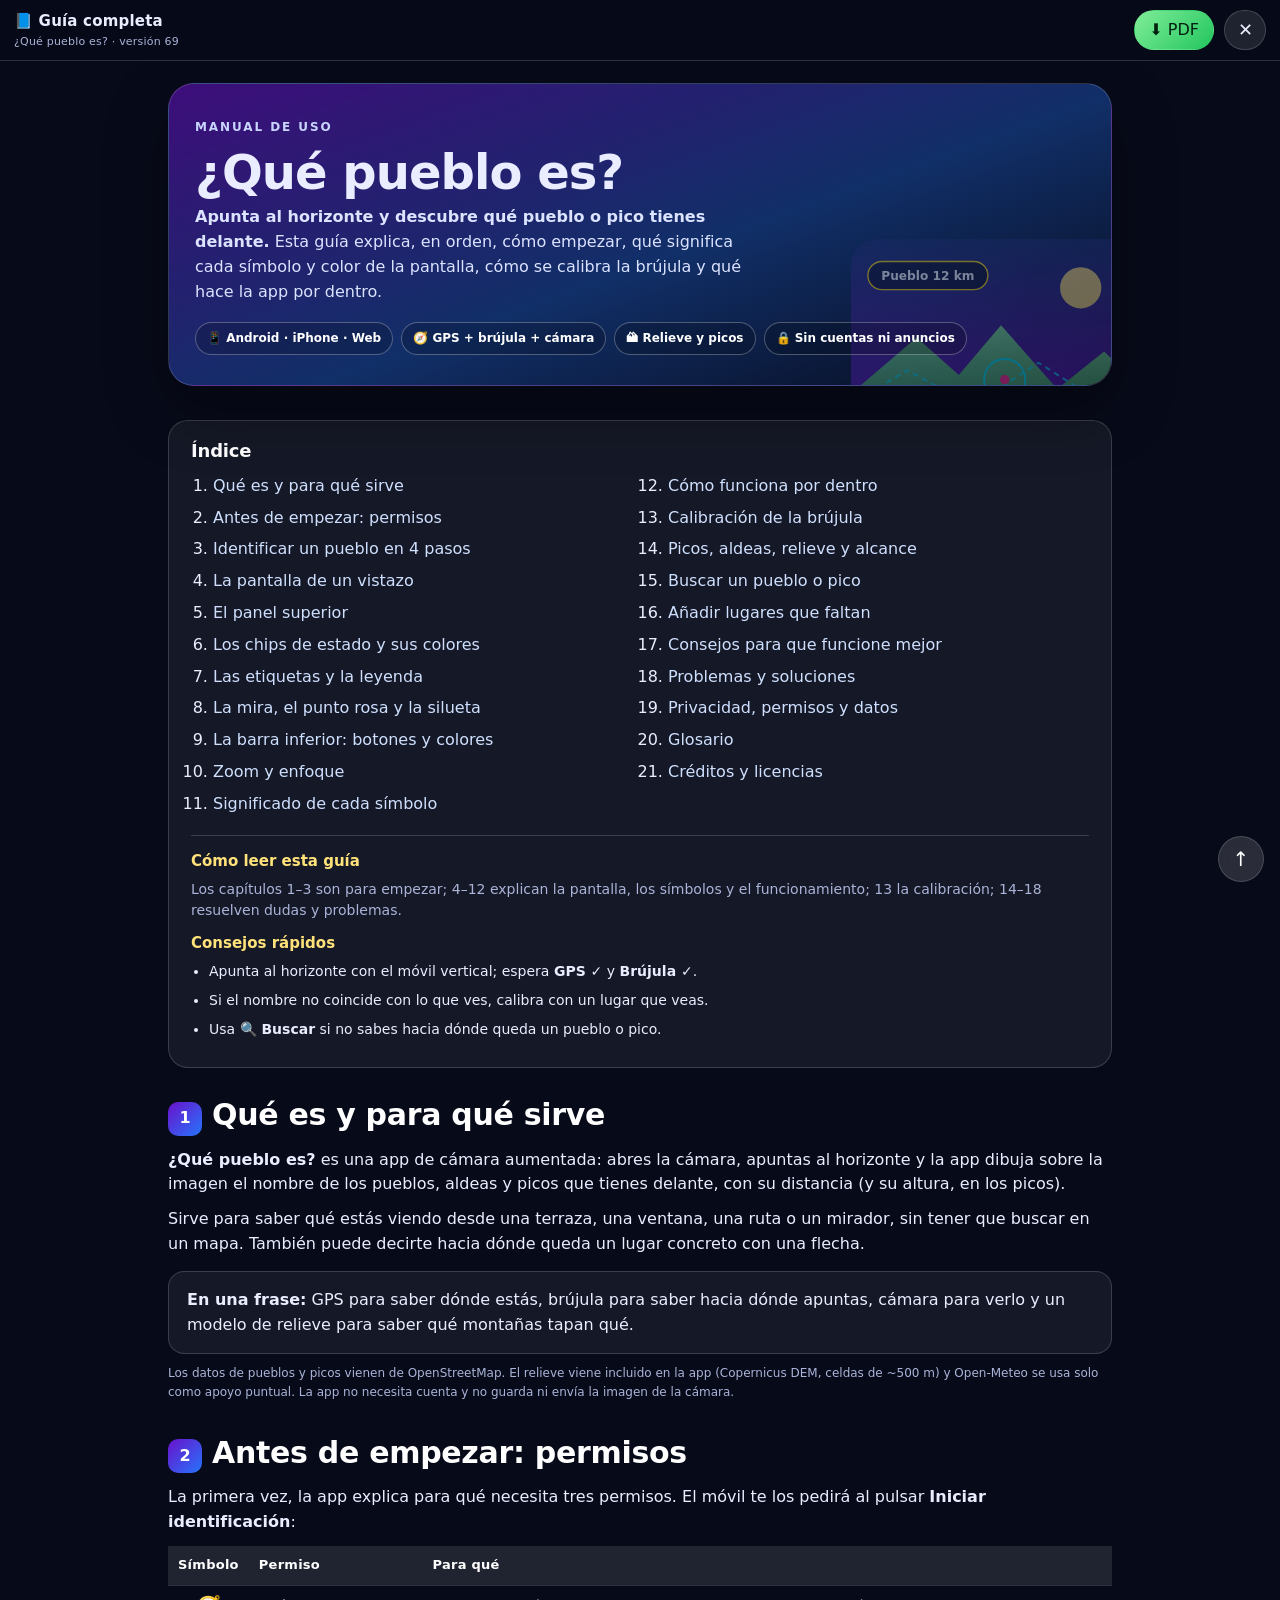
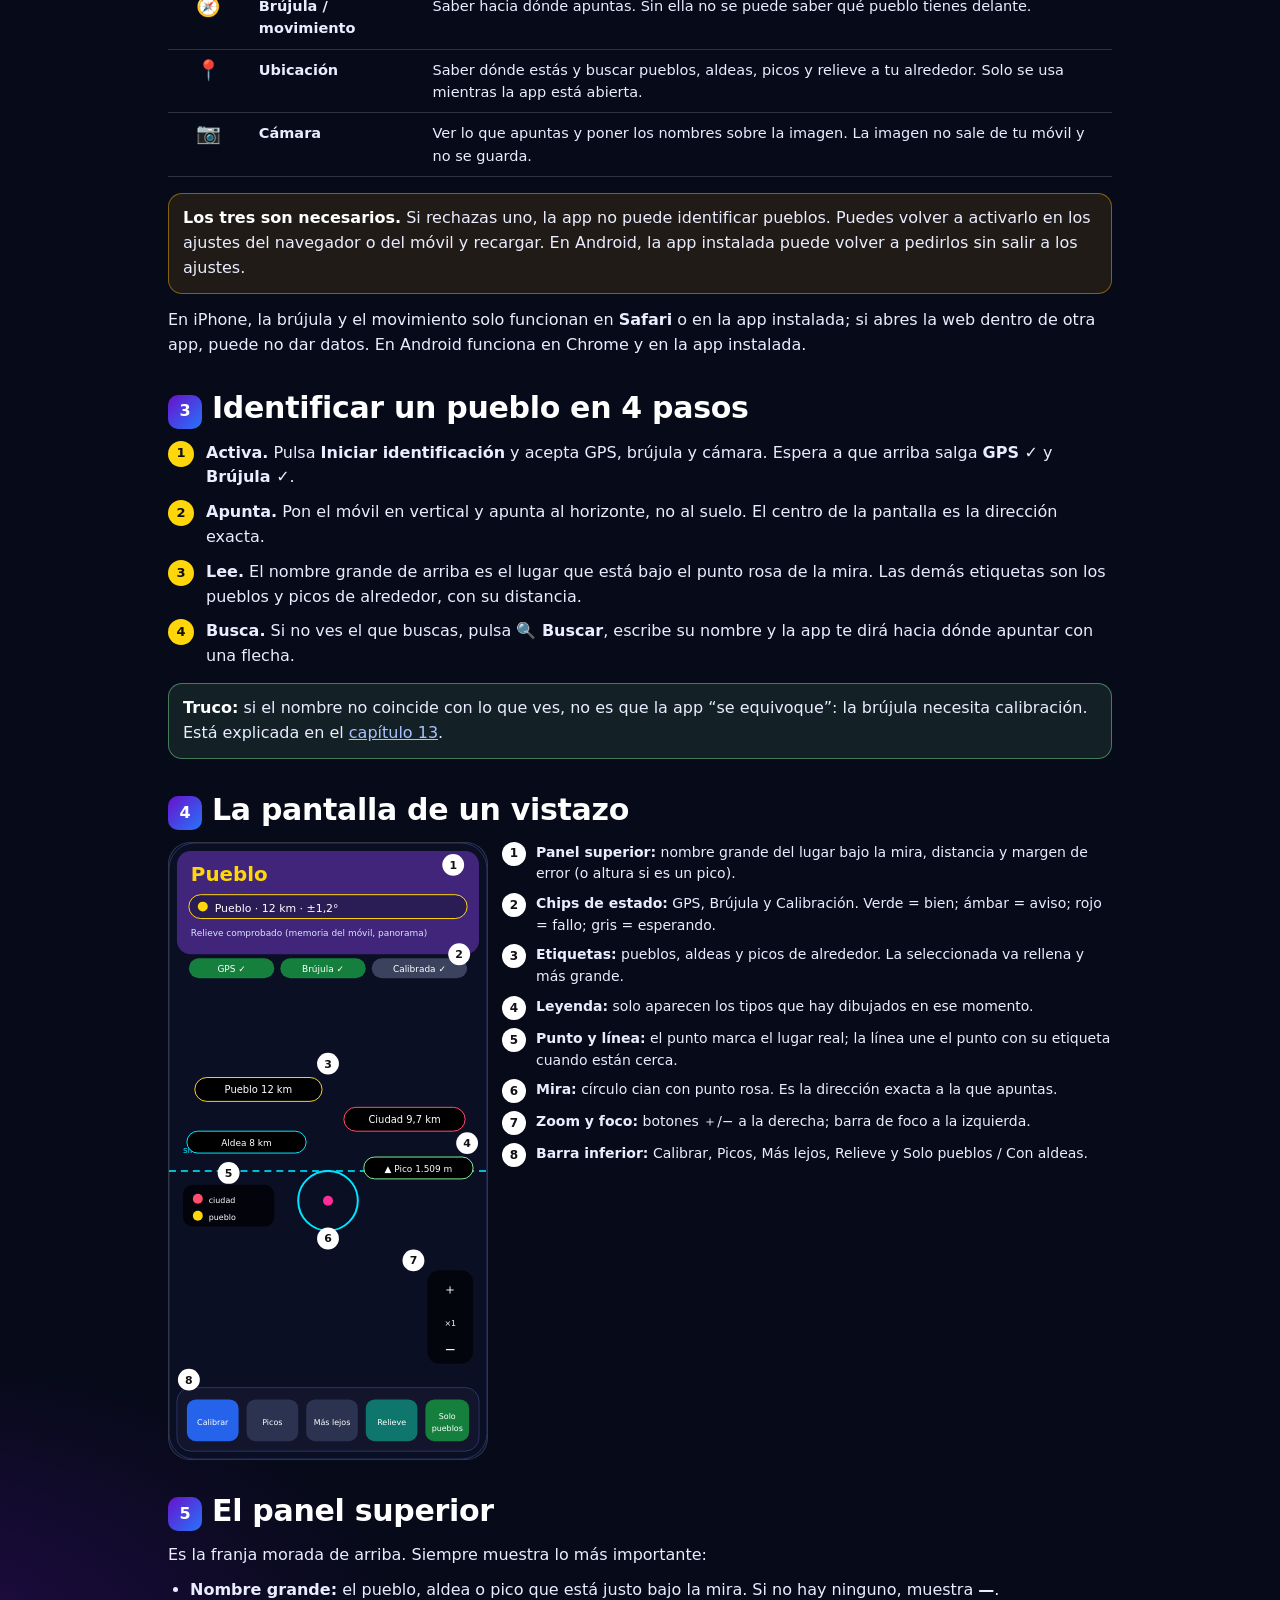
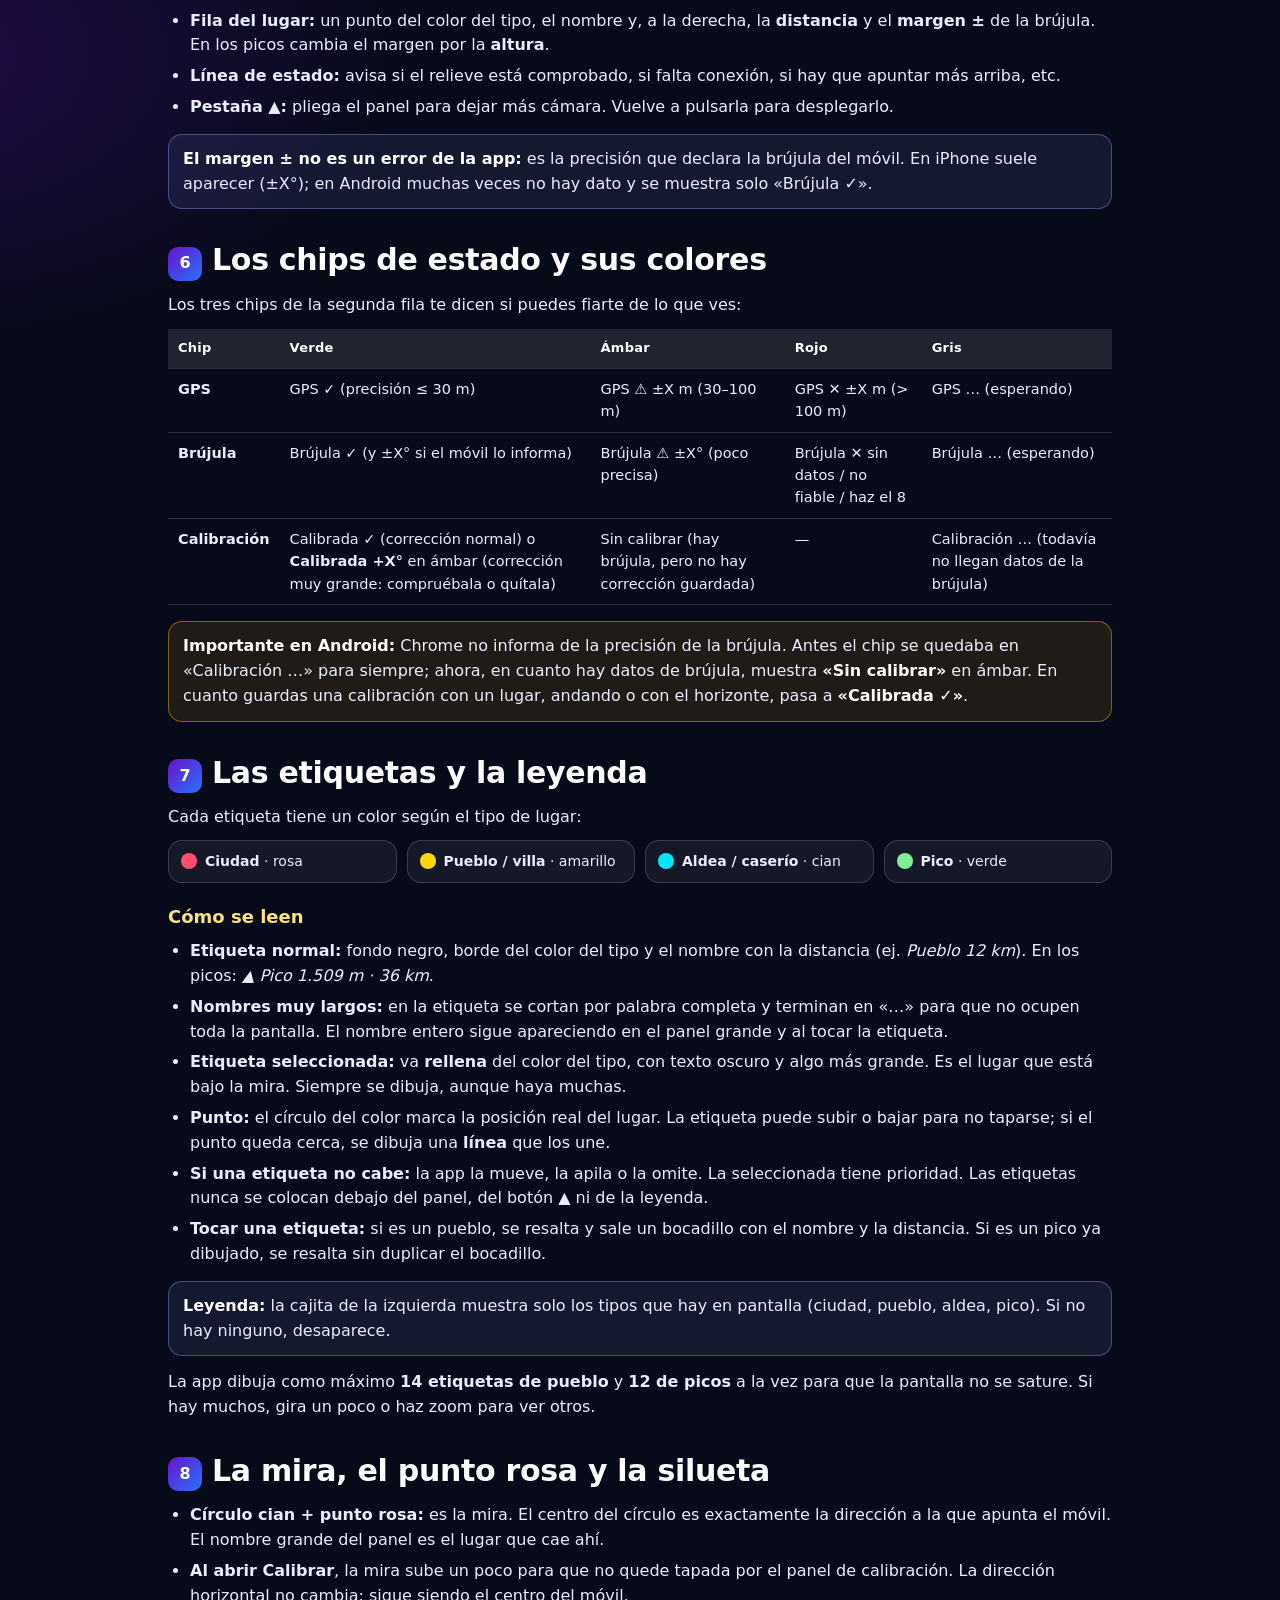
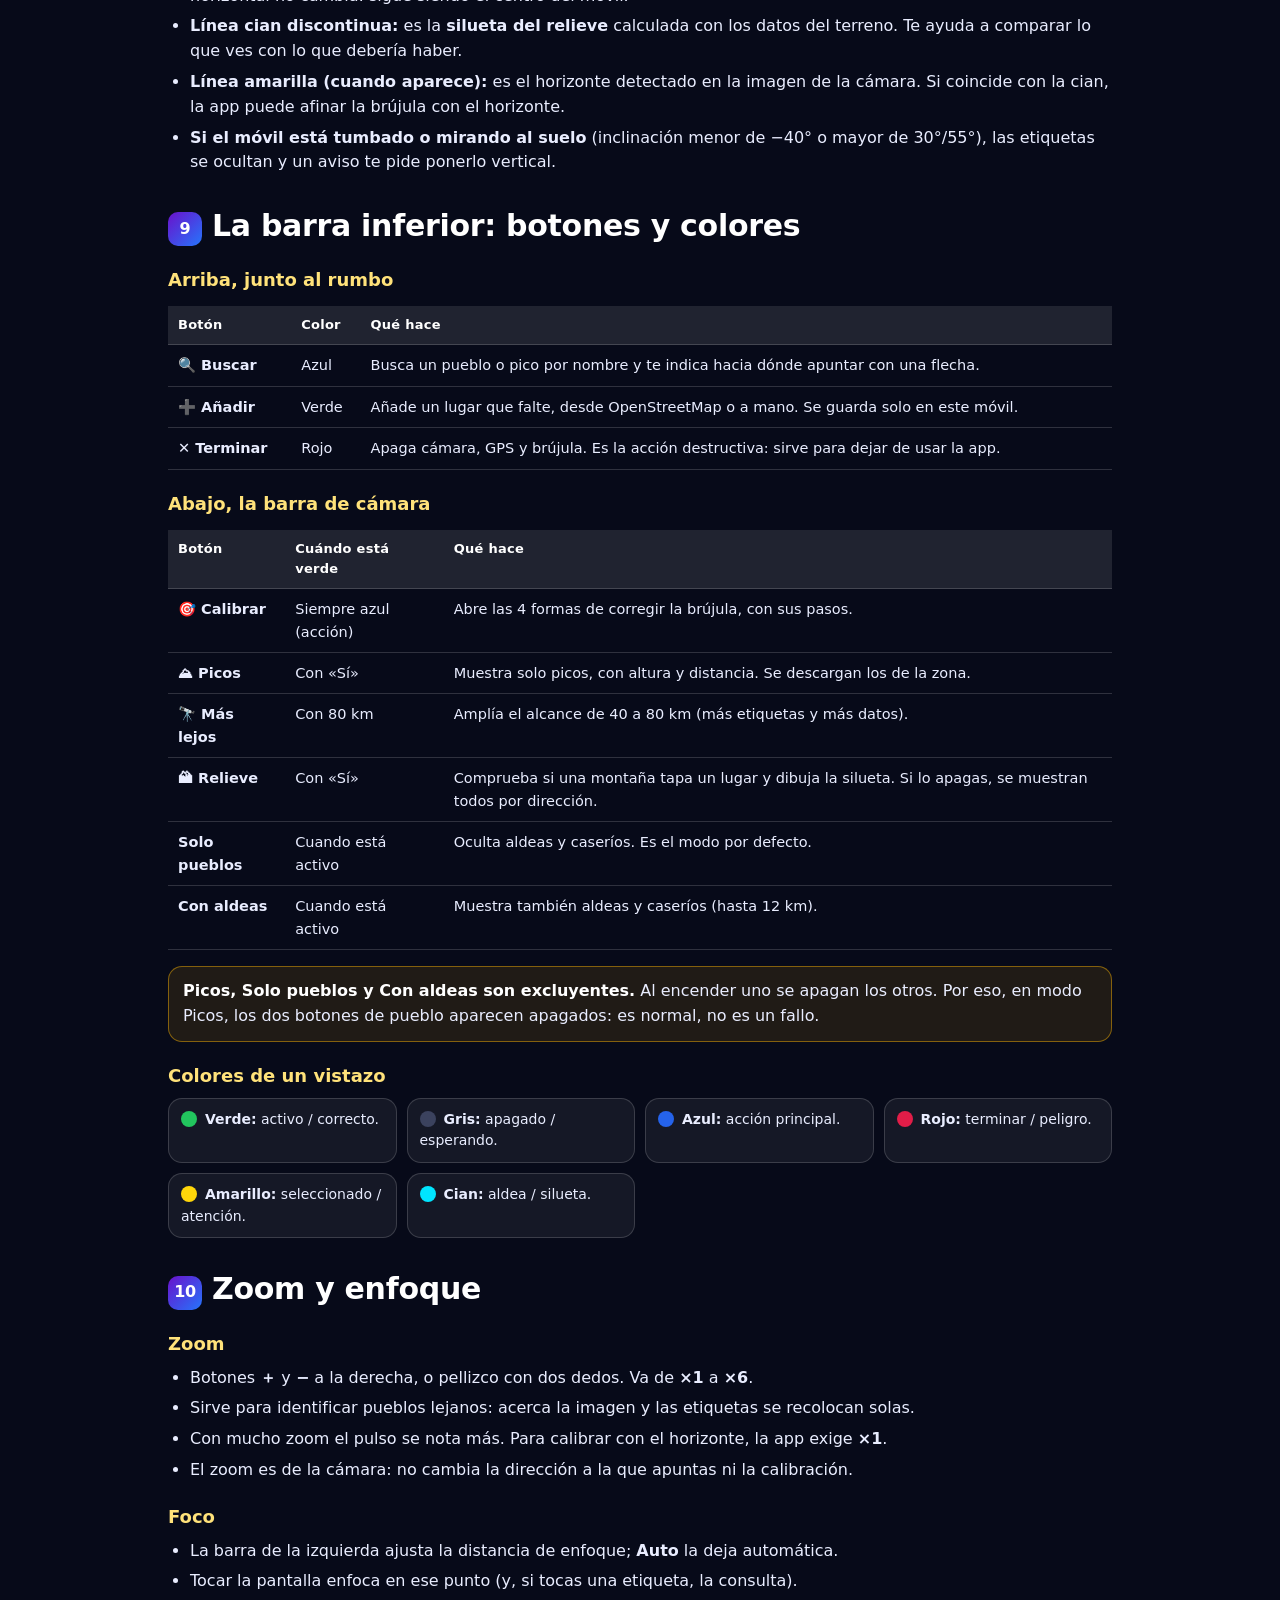
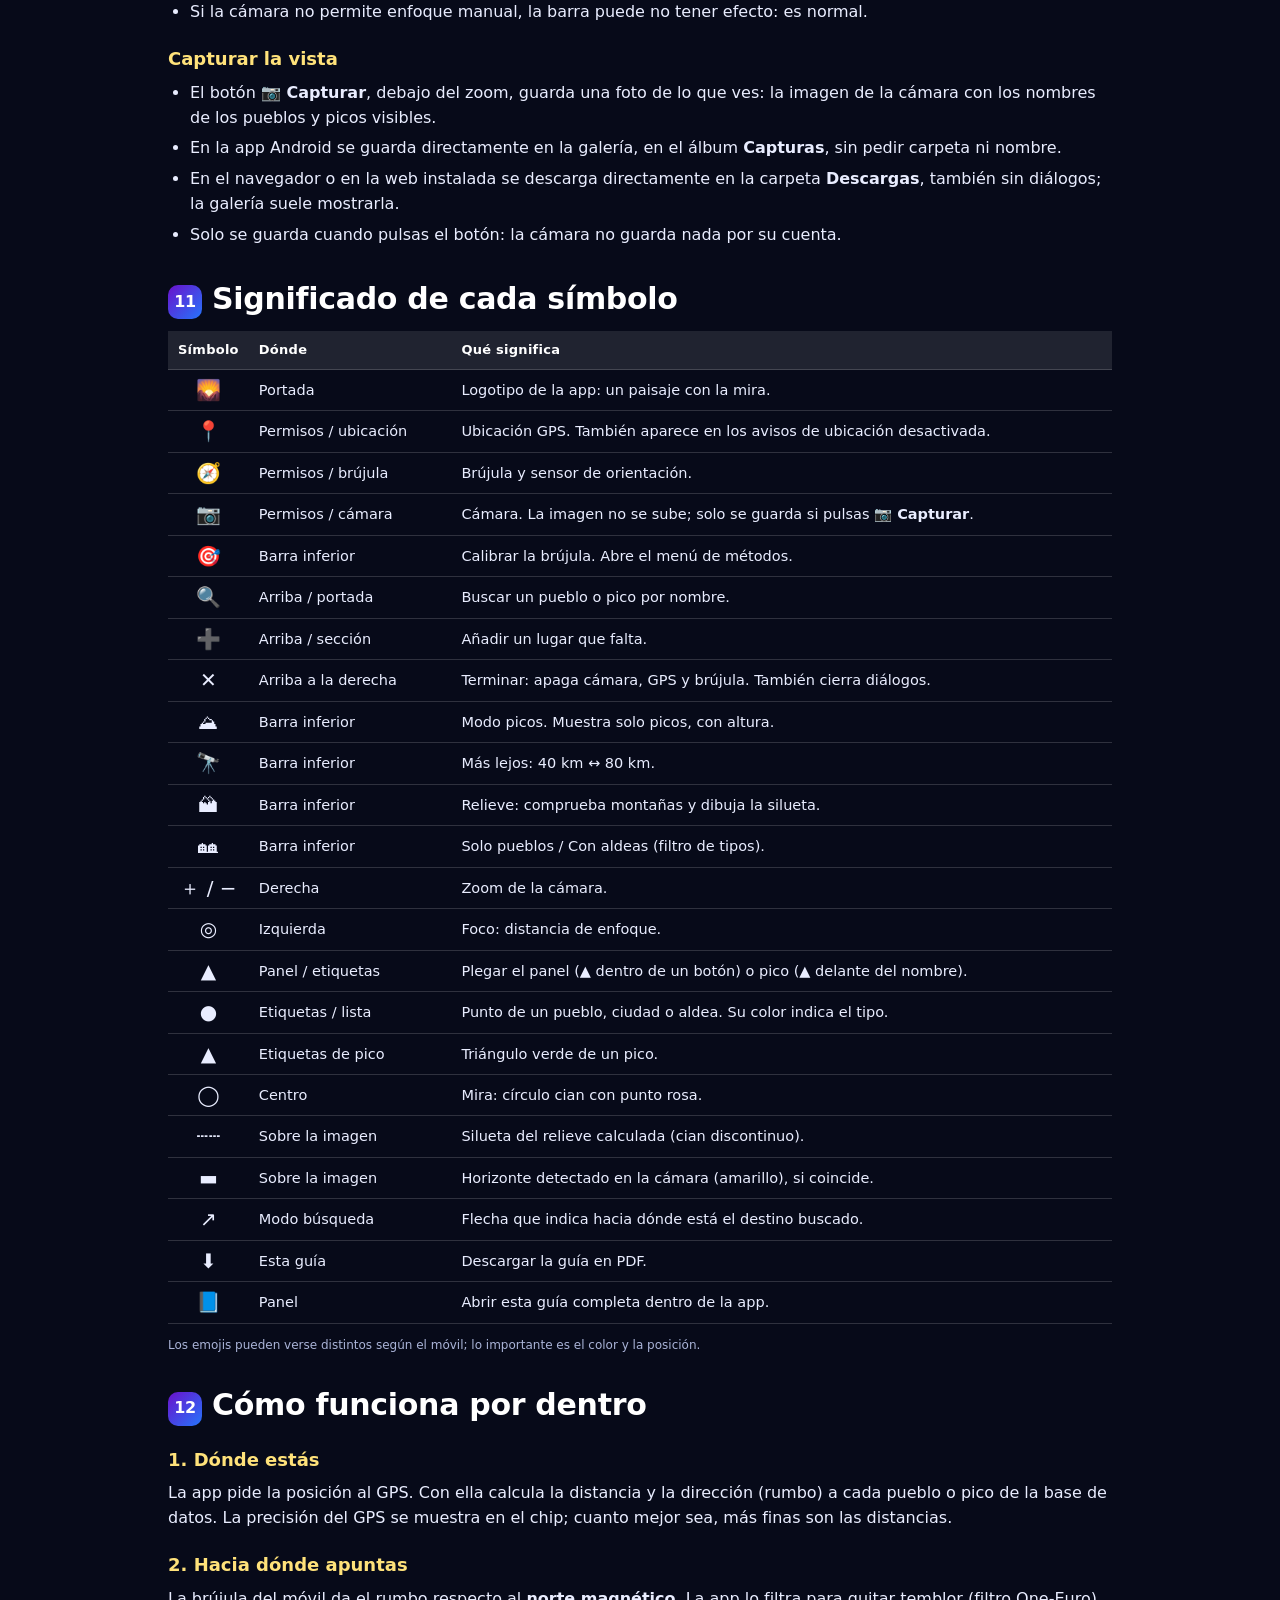
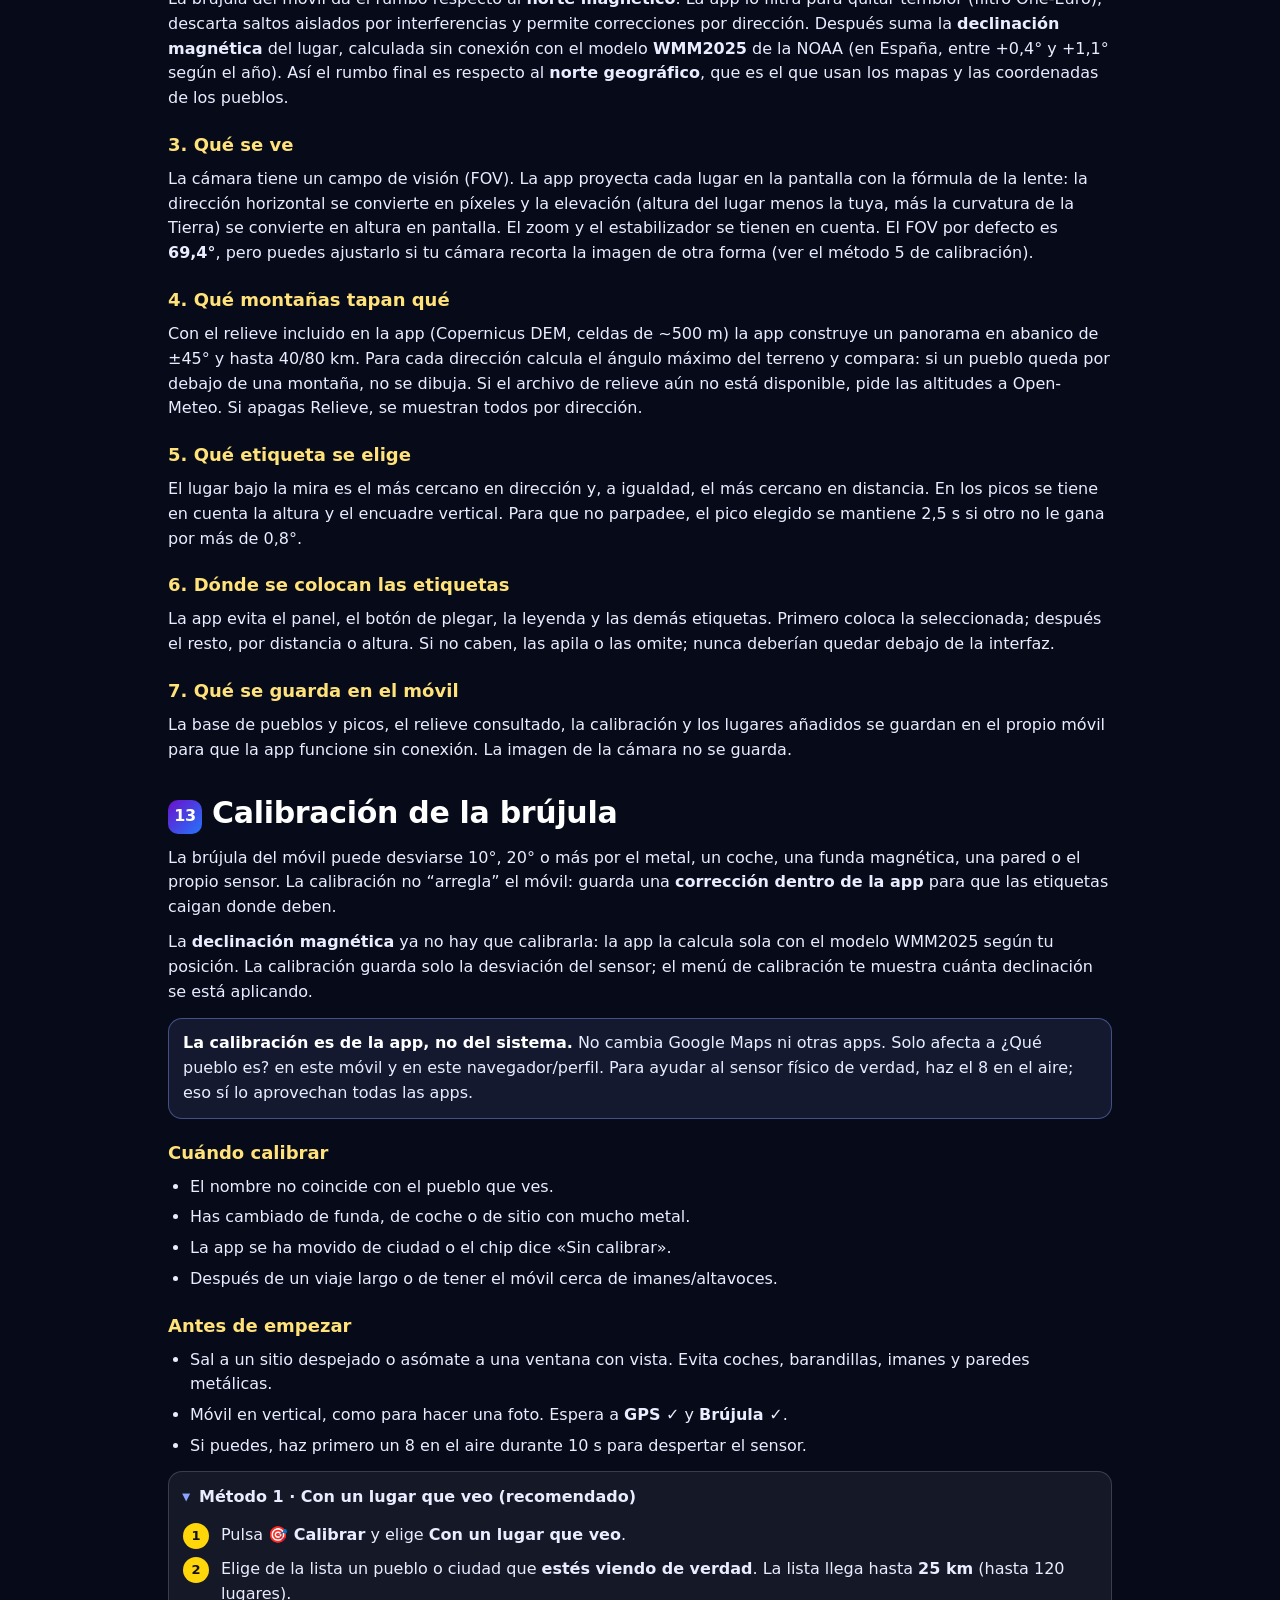
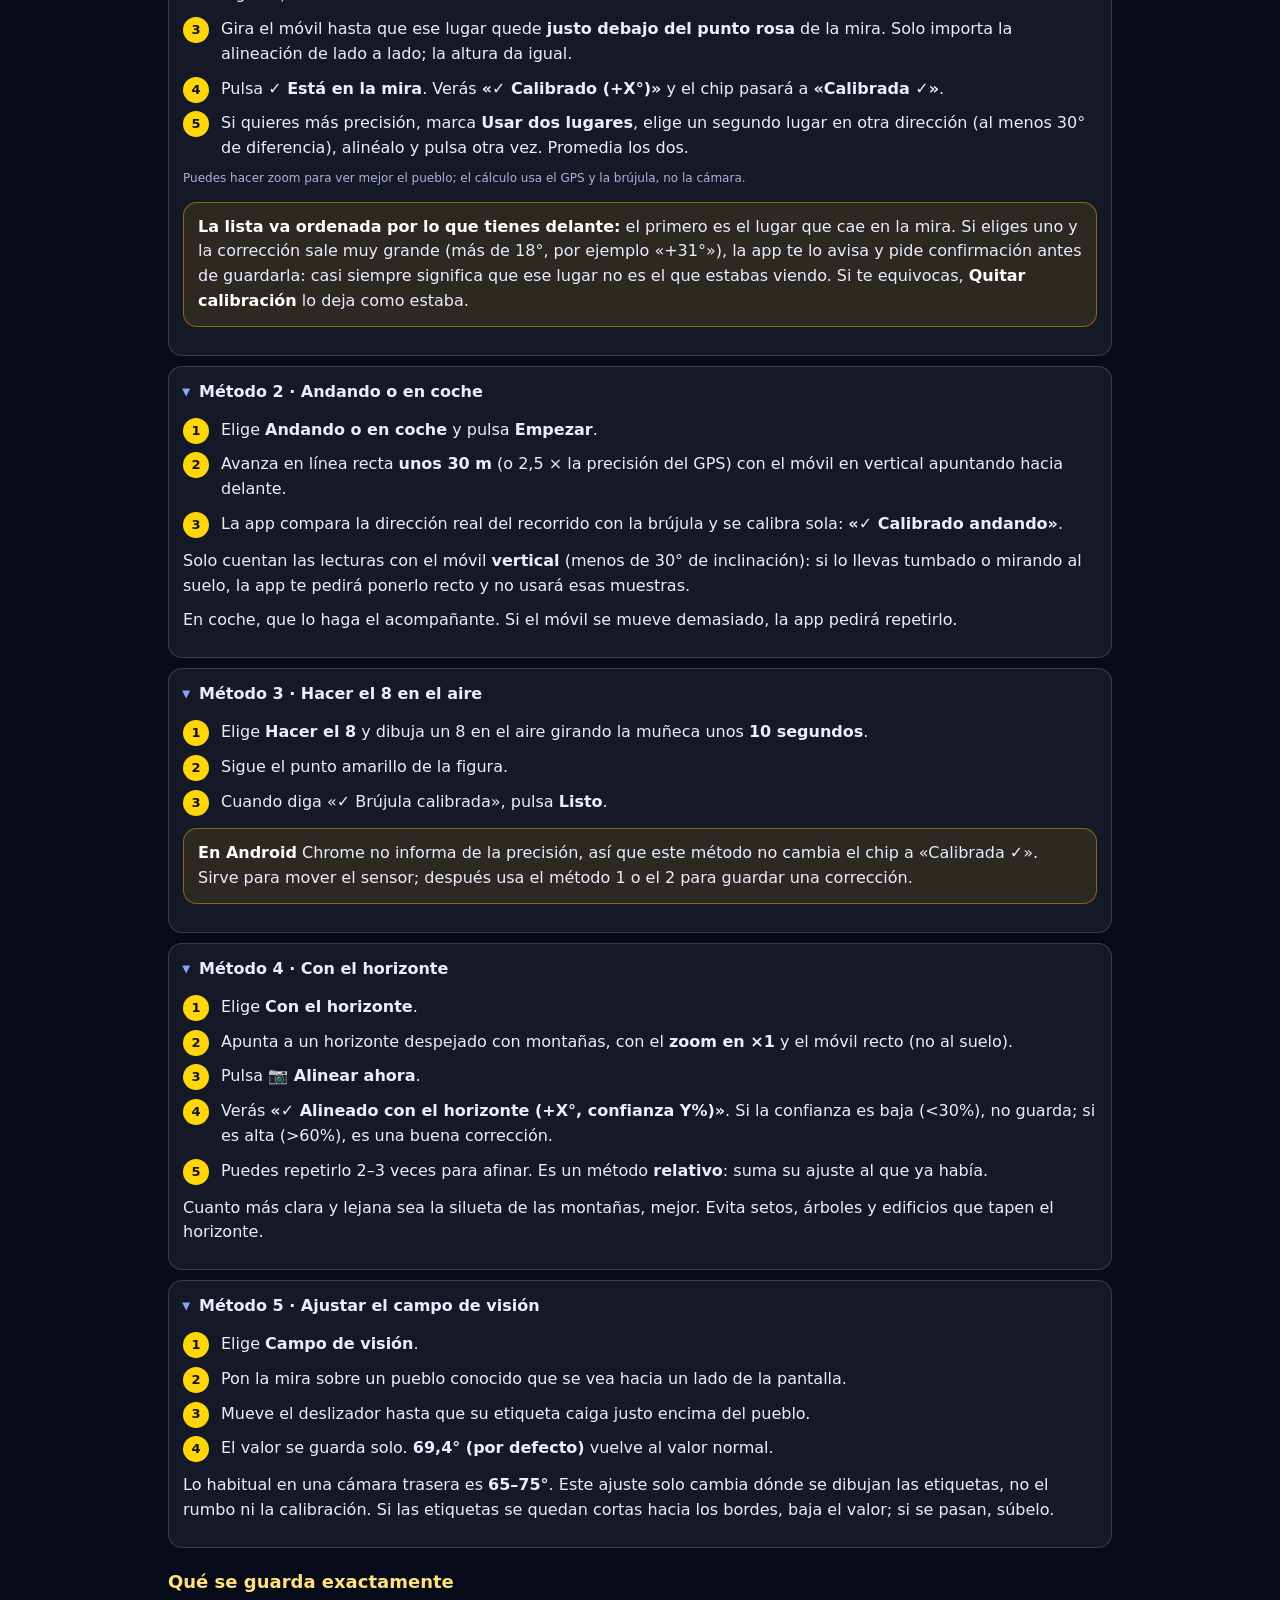
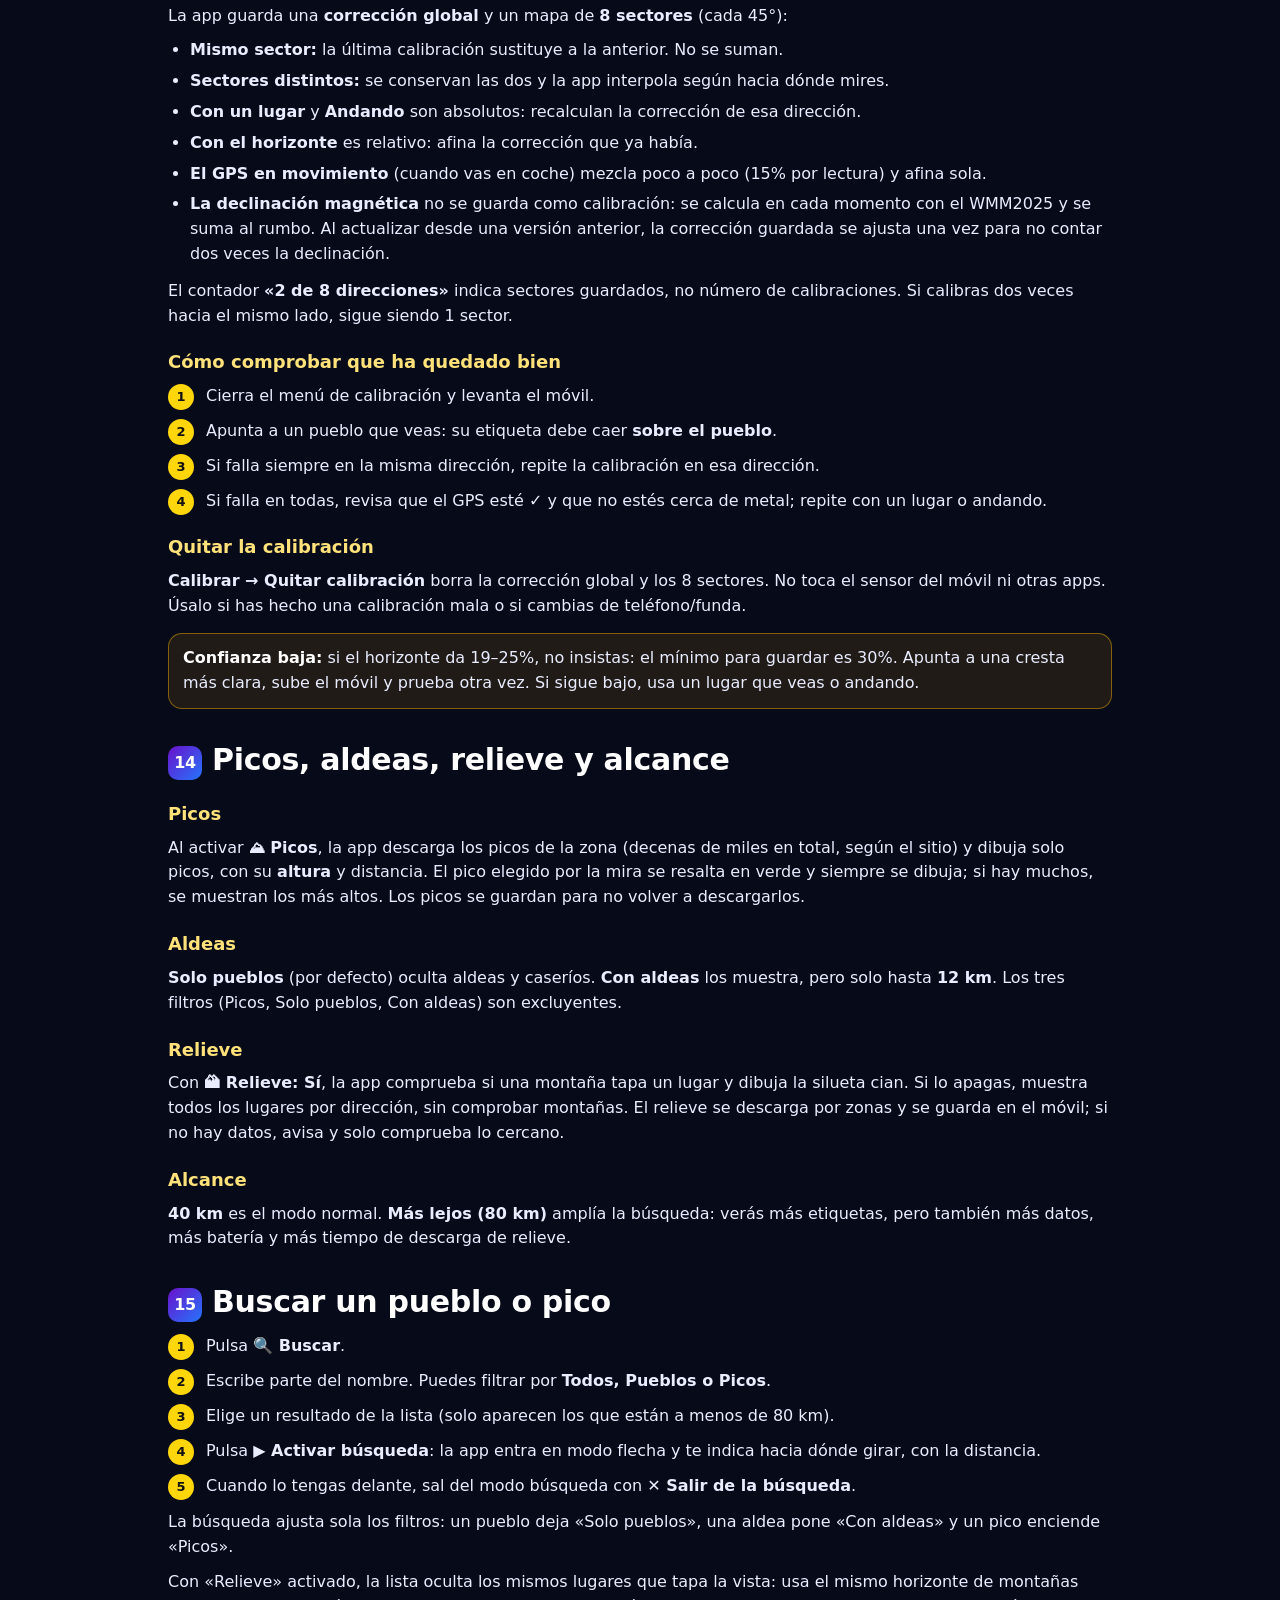
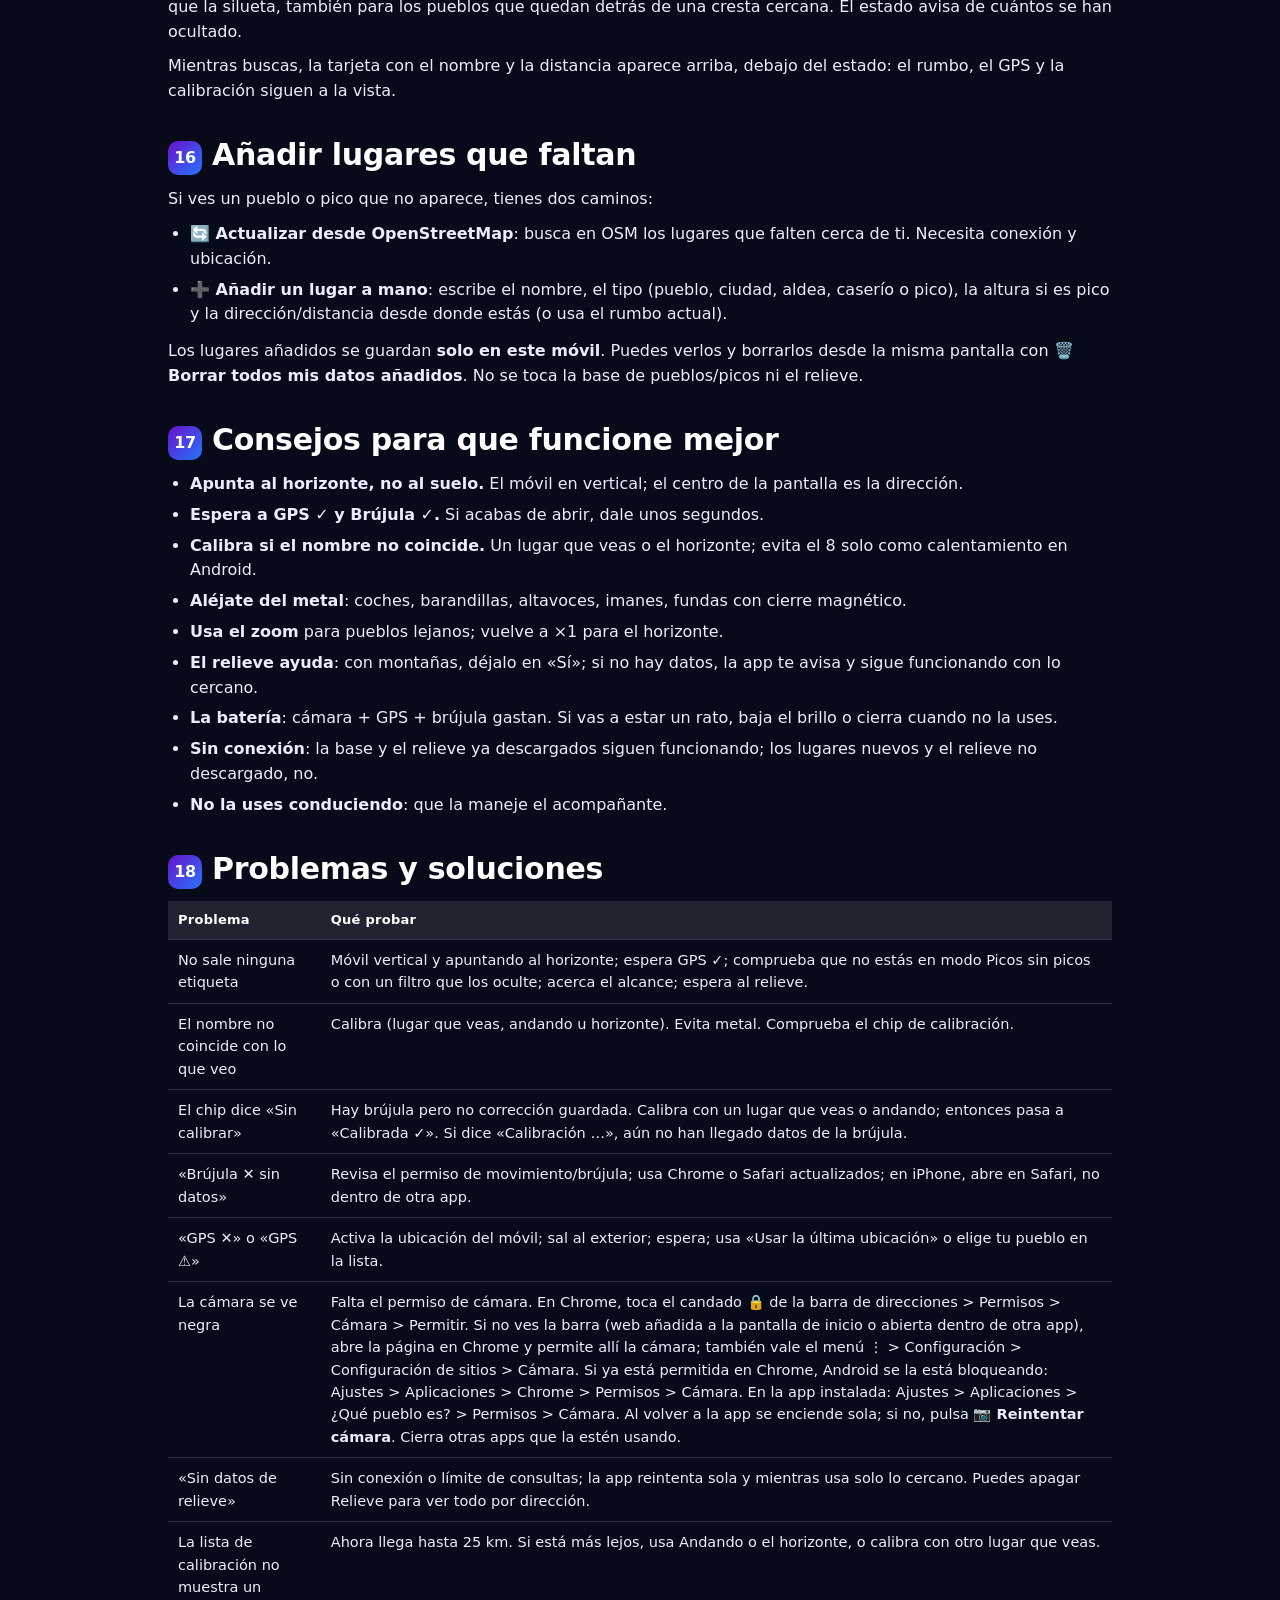
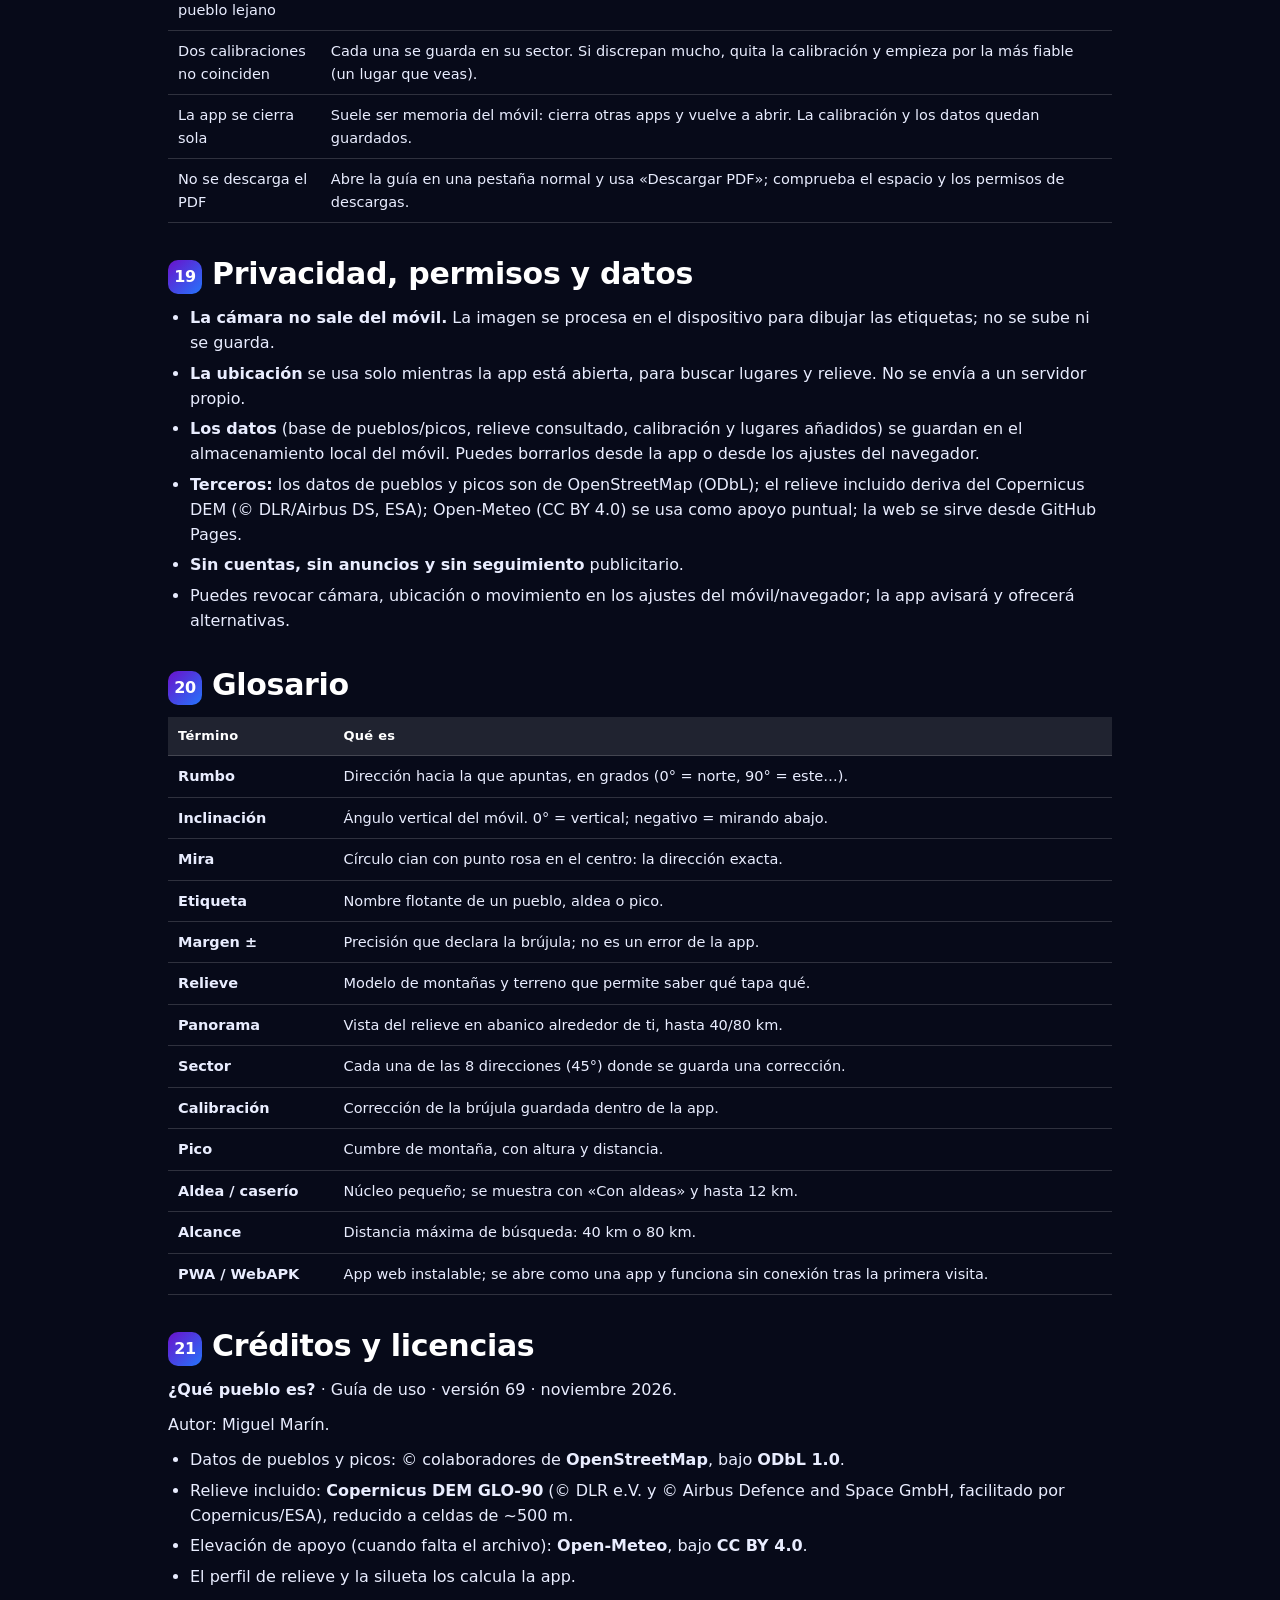
<file: docs/guia.html>
<!DOCTYPE html>
<html lang="es">
<head>
<meta charset="utf-8">
<meta name="viewport" content="width=device-width, initial-scale=1">
<title>Guía completa · ¿Qué pueblo es?</title>
<meta name="description" content="Instrucciones, significado de los símbolos y funcionamiento de la app ¿Qué pueblo es?">
<style>
  :root{
    --bg:#070a19; --bg2:#0d1330; --panel:rgba(255,255,255,.06); --panel2:rgba(255,255,255,.10);
    --line:rgba(255,255,255,.16); --txt:#e9edff; --muted:#aab4d8; --accent:#8aa4ff;
    --yellow:#ffd60a; --green:#80ed99; --cyan:#00e5ff; --pink:#ff4d6d; --orange:#ffb703;
    --purple1:#6a11cb; --purple2:#2575fc; --red:#e11d48; --blue:#2563eb;
    --radius:16px;
  }
  *{box-sizing:border-box}
  html{scroll-behavior:smooth}
  body{
    margin:0; background:
      radial-gradient(1200px 600px at 80% -10%, rgba(37,117,252,.25), transparent 60%),
      radial-gradient(900px 500px at -10% 20%, rgba(106,17,203,.28), transparent 60%),
      var(--bg);
    color:var(--txt);
    font:16px/1.55 system-ui,-apple-system,"Segoe UI",Roboto,sans-serif;
  }
  a{color:#a9c1ff}
  .barra{
    position:sticky; top:0; z-index:50; display:flex; gap:10px; align-items:center;
    padding:10px 14px; padding-top:calc(env(safe-area-inset-top,0px) + 10px);
    background:rgba(7,10,25,.9); backdrop-filter:blur(12px); border-bottom:1px solid var(--line);
  }
  .barra .marca{font-weight:800; letter-spacing:.2px; margin-right:auto; font-size:15px}
  .barra .marca small{display:block; font-weight:500; color:var(--muted); font-size:11px}
  .btn{
    display:inline-flex; align-items:center; justify-content:center; gap:6px;
    min-height:40px; padding:0 14px; border-radius:999px; border:1px solid var(--line);
    background:var(--panel2); color:var(--txt); font:600 14px/1 inherit; cursor:pointer;
    text-decoration:none; white-space:nowrap;
  }
  .btn:hover{background:rgba(255,255,255,.16)}
  .btn.primario{background:linear-gradient(135deg,var(--green),#22c55e); color:#04210f; border-color:transparent}
  .btn.cerrar{width:42px; padding:0; font-size:18px}
  main{max-width:980px; margin:0 auto; padding:22px 18px 70px}
  .portada{
    position:relative; overflow:hidden; border:1px solid var(--line); border-radius:26px;
    padding:34px 26px 30px; background:linear-gradient(160deg,rgba(106,17,203,.55),rgba(37,117,252,.35) 55%,rgba(7,10,25,.85));
    box-shadow:0 24px 60px rgba(0,0,0,.35);
  }
  .portada .kicker{font-size:12px; letter-spacing:.16em; text-transform:uppercase; color:#c9d4ff; font-weight:800}
  .portada h1{font-size:clamp(30px,7vw,48px); line-height:1.05; margin:10px 0 8px; letter-spacing:-.02em}
  .portada p{margin:0; color:#dbe3ff; max-width:56ch}
  .portada .meta{display:flex; flex-wrap:wrap; gap:8px; margin-top:18px}
  .chip{display:inline-flex; gap:6px; align-items:center; padding:6px 11px; border:1px solid rgba(255,255,255,.28); border-radius:999px; font-size:12px; font-weight:700; color:#fff; background:rgba(0,0,0,.18)}
  .portada .arte{position:absolute; right:-40px; bottom:-60px; width:300px; opacity:.45; pointer-events:none; z-index:0}
  .portada .kicker,.portada h1,.portada p,.portada .meta{position:relative; z-index:1}
  .portada-print{display:none}
  .toc{
    margin:24px 0 30px; padding:20px 22px; border:1px solid var(--line); border-radius:20px;
    background:var(--panel); break-inside:avoid;
  }
  .toc h2{margin:0 0 12px; font-size:18px; color:#fff}
  .toc ol{margin:0; padding-left:22px; columns:2; column-gap:34px}
  .toc li{margin:0 0 7px; break-inside:avoid}
  .toc a{color:#cfe0ff; text-decoration:none}
  .toc a:hover{text-decoration:underline}
  .toc-extra{margin-top:18px; border-top:1px solid var(--line); padding-top:14px}
  .toc-extra h3{font-size:15px; margin:0 0 6px; color:#ffe27a}
  .toc-extra p{font-size:14px; color:var(--muted); margin:0 0 10px}
  .toc-extra ul{margin:0; padding-left:18px; font-size:14px}
  section{margin:0 0 34px; break-inside:auto}
  h2{font-size:clamp(22px,4.6vw,30px); line-height:1.15; margin:0 0 12px; letter-spacing:-.01em; color:#fff}
  h2 .num{display:inline-flex; align-items:center; justify-content:center; width:34px; height:34px; border-radius:10px; background:linear-gradient(135deg,var(--purple1),var(--purple2)); font-size:16px; margin-right:10px; vertical-align:2px; color:#fff}
  h3{font-size:18px; margin:20px 0 8px; color:#ffe27a}
  h4{font-size:15px; margin:16px 0 6px; color:#dbe6ff}
  p{margin:0 0 10px}
  ul,ol{margin:0 0 12px; padding-left:22px}
  li{margin:0 0 6px}
  small,.muted{color:var(--muted)}
  .tarjeta{border:1px solid var(--line); border-radius:var(--radius); background:var(--panel); padding:16px 18px; margin:14px 0; break-inside:avoid}
  .nota,.aviso,.ok{border-radius:14px; padding:12px 14px; margin:14px 0; border:1px solid; break-inside:avoid}
  .nota{background:rgba(138,164,255,.10); border-color:rgba(138,164,255,.4)}
  .aviso{background:rgba(255,183,3,.10); border-color:rgba(255,183,3,.45)}
  .ok{background:rgba(128,237,153,.10); border-color:rgba(128,237,153,.45)}
  .nota b,.aviso b,.ok b{color:#fff}
  table{width:100%; border-collapse:collapse; margin:12px 0 16px; font-size:14.5px; break-inside:auto}
  th,td{text-align:left; vertical-align:top; padding:9px 10px; border-bottom:1px solid var(--line)}
  th{background:var(--panel2); color:#fff; font-size:13px; letter-spacing:.02em}
  tr{break-inside:avoid}
  .simbolo{font-size:20px; line-height:1.1; width:52px; text-align:center; white-space:nowrap}
  .swatch{display:inline-block; width:15px; height:15px; border-radius:50%; border:1px solid rgba(255,255,255,.6); vertical-align:-2px; margin-right:6px}
  .colores{display:grid; grid-template-columns:repeat(auto-fit,minmax(210px,1fr)); gap:10px}
  .color{border:1px solid var(--line); border-radius:14px; padding:10px 12px; background:var(--panel); font-size:14px}
  .color .punto{display:inline-block; width:16px; height:16px; border-radius:50%; margin-right:8px; vertical-align:-3px}
  .pantalla{display:grid; gap:14px; grid-template-columns:minmax(220px,320px) 1fr; align-items:start}
  .pantalla svg{width:100%; height:auto; border-radius:22px; border:1px solid var(--line); background:#0a0f24}
  .llamadas{counter-reset:n; display:grid; gap:8px}
  .llamada{display:flex; gap:10px; align-items:flex-start; font-size:14px}
  .llamada .n{flex:none; width:24px; height:24px; border-radius:50%; display:grid; place-items:center; background:#fff; color:#111; font-weight:800; font-size:12px}
  details{border:1px solid var(--line); border-radius:14px; padding:0 14px; margin:10px 0; background:var(--panel); break-inside:avoid}
  details summary{cursor:pointer; font-weight:700; padding:13px 0; list-style:none; display:flex; gap:8px; align-items:center}
  details summary::-webkit-details-marker{display:none}
  details summary::before{content:"▸"; color:var(--accent); transition:transform .15s}
  details[open] summary::before{transform:rotate(90deg)}
  details .cuerpo{padding:0 0 14px}
  .pasos{counter-reset:p; list-style:none; padding:0}
  .pasos li{counter-increment:p; position:relative; padding-left:38px; margin:0 0 10px}
  .pasos li::before{content:counter(p); position:absolute; left:0; top:0; width:26px; height:26px; border-radius:50%; display:grid; place-items:center; background:var(--yellow); color:#111; font-weight:800; font-size:13px}
  .volver{position:fixed; right:16px; bottom:18px; z-index:40; width:46px; height:46px; border-radius:50%; display:grid; place-items:center; background:rgba(255,255,255,.14); border:1px solid var(--line); color:#fff; text-decoration:none; backdrop-filter:blur(8px); font-size:20px}
  .pie{border-top:1px solid var(--line); margin-top:34px; padding-top:16px; color:var(--muted); font-size:13px}
  .embed .barra{display:none}
  .embed main{padding-top:14px}
  .embed .volver{bottom:12px}
  .fuente{font-size:12px; color:var(--muted); margin-top:-4px}
  @media (max-width:720px){
    .pantalla{grid-template-columns:1fr}
    .toc ol{columns:1}
    .portada{padding:26px 20px}
    .portada .arte{display:none}
  }
  @media print{
    @page{size:A4; margin:16mm 14mm}
    :root{--bg:#fff;--bg2:#fff;--txt:#111;--muted:#444;--line:#cfd6e6;--panel:#fff;--panel2:#eef2f8}
    body{background:#fff; color:#111; font-size:10.6pt; line-height:1.45}
    .barra,.volver,.no-print{display:none!important}
    main{max-width:none; padding:0}
    a{color:#111; text-decoration:none}
    .portada{display:flex; flex-direction:column; justify-content:flex-start; background:#fff; border:0; box-shadow:none; padding:0; border-radius:0; page-break-after:always; min-height:245mm}
    .portada h1{font-size:30pt}
    .portada p{color:#222}
    .portada .arte{display:block; position:absolute; left:50%; top:38%; right:auto; bottom:auto; width:230px; transform:translate(-50%,-50%); opacity:.14; filter:grayscale(1); z-index:0}
    .portada .arte text{display:none}
    .portada-print{display:block; margin-top:auto; border-top:2px solid #111; padding-top:5mm; position:relative; z-index:1}
    .portada-print h2{font-size:14pt; page-break-before:avoid; margin:0 0 3mm; color:#111}
    .portada-print ul{margin:0 0 8mm; padding-left:6mm; font-size:11pt}
    .portada-print .pie-print{font-size:9pt; color:#555; border-top:1px solid #ccc; padding-top:3mm; margin:0}
    .chip{border-color:#bbb; background:#fff; color:#111}
    #indice{page-break-before:always; page-break-after:always; border:0; background:#fff; padding:0; margin:0}
    #indice h2{page-break-before:avoid}
    .toc h2, #indice h2{font-size:16pt; color:#111}
    .toc ol{columns:2}
    section{margin:0 0 7mm}
    h2{font-size:17pt; page-break-before:auto; page-break-after:avoid; color:#111}
    #pantalla,#cuatro-pasos,#calibracion,#problemas{page-break-before:always}
    #creditos{page-break-inside:avoid}
    h2 .num{background:#111; color:#fff; width:26px; height:26px; font-size:12pt}
    h3{color:#111; font-size:12.5pt; page-break-after:avoid}
    h4{color:#222}
    .tarjeta,.nota,.aviso,.ok,details,table{background:#fff!important; border-color:#bbb!important}
    .nota b,.aviso b,.ok b{color:#111!important}
    th{background:#eef2f8!important; color:#111!important}
    td{color:#111}
    .nota,.aviso,.ok{padding:8px 10px}
    .toc a{color:#111}
    .toc-extra{border-top:1px solid #bbb; margin-top:10mm; padding-top:4mm}
    .toc-extra h3{color:#111; font-size:12pt; margin:0 0 2mm}
    .toc-extra p,.toc-extra li{font-size:10.5pt}
    .pantalla{page-break-inside:avoid}
    .simbolo{font-size:15pt}
    .swatch,.punto{-webkit-print-color-adjust:exact; print-color-adjust:exact}
    .pantalla{grid-template-columns:230px 1fr; gap:6mm}
    .pantalla svg{border:1px solid #bbb; background:#fff}
    details{page-break-inside:avoid}
    details summary::before{content:"▾"}
    .volver{display:none}
    .fuente{color:#555}
    .pie{color:#444}
  }
</style>
</head>
<body>
<script>
  if (location.search.indexOf('embed=1') !== -1) document.documentElement.classList.add('embed');
</script>

<header class="barra no-print">
  <div class="marca">📘 Guía completa<small>¿Qué pueblo es? · versión 69</small></div>
  <a class="btn primario" href="guia-pueblos.pdf" download="Guia-Que-Pueblo-Es.pdf">⬇ PDF</a>
  <button class="btn cerrar" type="button" id="cerrarGuia" aria-label="Cerrar la guía">✕</button>
</header>

<main>
  <section class="portada">
    <div class="kicker">Manual de uso</div>
    <h1>¿Qué pueblo es?</h1>
    <p><b>Apunta al horizonte y descubre qué pueblo o pico tienes delante.</b> Esta guía explica, en orden, cómo empezar, qué significa cada símbolo y color de la pantalla, cómo se calibra la brújula y qué hace la app por dentro.</p>
    <div class="meta">
      <span class="chip">📱 Android · iPhone · Web</span>
      <span class="chip">🧭 GPS + brújula + cámara</span>
      <span class="chip">🏔 Relieve y picos</span>
      <span class="chip">🔒 Sin cuentas ni anuncios</span>
    </div>
    <div class="portada-print">
      <h2>Qué encontrarás</h2>
      <ul>
        <li>Cómo empezar y qué permisos hacen falta.</li>
        <li>Qué significa cada símbolo, color y botón de la pantalla.</li>
        <li>Cómo se calcula el rumbo, la declinación WMM2025 y cómo calibrar la brújula con cuatro métodos (más el ajuste del campo de visión).</li>
        <li>Qué hacer cuando no aparece un pueblo, el nombre no coincide o falla el GPS.</li>
      </ul>
      <p class="pie-print">Guía completa · versión 69 · noviembre 2026 · pueblos.marinweb.org</p>
    </div>
    <svg class="arte" viewBox="0 0 320 220" aria-hidden="true">
      <defs>
        <linearGradient id="cielo" x1="0" y1="0" x2="0" y2="1">
          <stop offset="0" stop-color="#1b2b66"/><stop offset="1" stop-color="#6a11cb"/>
        </linearGradient>
        <linearGradient id="monte" x1="0" y1="0" x2="0" y2="1">
          <stop offset="0" stop-color="#80ed99"/><stop offset="1" stop-color="#15803d"/>
        </linearGradient>
      </defs>
      <rect width="320" height="220" rx="28" fill="url(#cielo)"/>
      <circle cx="245" cy="52" r="22" fill="#ffe27a" opacity=".9"/>
      <path d="M0 165 L70 105 L115 145 L160 92 L220 160 L270 120 L320 168 L320 220 L0 220Z" fill="url(#monte)" opacity=".9"/>
      <path d="M0 176 L60 140 L130 178 L200 132 L260 170 L320 150" fill="none" stroke="#00e5ff" stroke-width="2" stroke-dasharray="6 5" opacity=".8"/>
      <g font-family="system-ui,sans-serif">
        <rect x="18" y="24" width="128" height="30" rx="15" fill="rgba(0,0,0,.55)" stroke="#ffd60a" stroke-width="1.5"/>
        <text x="82" y="44" text-anchor="middle" fill="#fff" font-size="13" font-weight="700">Pueblo 12 km</text>
        <circle cx="164" cy="150" r="22" fill="none" stroke="#00e5ff" stroke-width="2"/>
        <circle cx="164" cy="150" r="5" fill="#ff2d95"/>
      </g>
    </svg>
  </section>

  <nav class="toc" id="indice" aria-label="Índice">
    <h2>Índice</h2>
    <ol>
      <li><a href="#que-es">Qué es y para qué sirve</a></li>
      <li><a href="#permisos">Antes de empezar: permisos</a></li>
      <li><a href="#cuatro-pasos">Identificar un pueblo en 4 pasos</a></li>
      <li><a href="#pantalla">La pantalla de un vistazo</a></li>
      <li><a href="#panel">El panel superior</a></li>
      <li><a href="#chips">Los chips de estado y sus colores</a></li>
      <li><a href="#etiquetas">Las etiquetas y la leyenda</a></li>
      <li><a href="#mira">La mira, el punto rosa y la silueta</a></li>
      <li><a href="#botones">La barra inferior: botones y colores</a></li>
      <li><a href="#zoom">Zoom y enfoque</a></li>
      <li><a href="#simbolos">Significado de cada símbolo</a></li>
      <li><a href="#funciona">Cómo funciona por dentro</a></li>
      <li><a href="#calibracion">Calibración de la brújula</a></li>
      <li><a href="#filtros">Picos, aldeas, relieve y alcance</a></li>
      <li><a href="#buscar">Buscar un pueblo o pico</a></li>
      <li><a href="#anadir">Añadir lugares que faltan</a></li>
      <li><a href="#consejos">Consejos para que funcione mejor</a></li>
      <li><a href="#problemas">Problemas y soluciones</a></li>
      <li><a href="#privacidad">Privacidad, permisos y datos</a></li>
      <li><a href="#glosario">Glosario</a></li>
      <li><a href="#creditos">Créditos y licencias</a></li>
    </ol>
    <div class="toc-extra">
      <h3>Cómo leer esta guía</h3>
      <p>Los capítulos 1–3 son para empezar; 4–12 explican la pantalla, los símbolos y el funcionamiento; 13 la calibración; 14–18 resuelven dudas y problemas.</p>
      <h3>Consejos rápidos</h3>
      <ul>
        <li>Apunta al horizonte con el móvil vertical; espera <b>GPS ✓</b> y <b>Brújula ✓</b>.</li>
        <li>Si el nombre no coincide con lo que ves, calibra con un lugar que veas.</li>
        <li>Usa <b>🔍 Buscar</b> si no sabes hacia dónde queda un pueblo o pico.</li>
      </ul>
    </div>
  </nav>

  <section id="que-es">
    <h2><span class="num">1</span>Qué es y para qué sirve</h2>
    <p><b>¿Qué pueblo es?</b> es una app de cámara aumentada: abres la cámara, apuntas al horizonte y la app dibuja sobre la imagen el nombre de los pueblos, aldeas y picos que tienes delante, con su distancia (y su altura, en los picos).</p>
    <p>Sirve para saber qué estás viendo desde una terraza, una ventana, una ruta o un mirador, sin tener que buscar en un mapa. También puede decirte hacia dónde queda un lugar concreto con una flecha.</p>
    <div class="tarjeta">
      <b>En una frase:</b> GPS para saber dónde estás, brújula para saber hacia dónde apuntas, cámara para verlo y un modelo de relieve para saber qué montañas tapan qué.
    </div>
    <p class="fuente">Los datos de pueblos y picos vienen de OpenStreetMap. El relieve viene incluido en la app (Copernicus DEM, celdas de ~500 m) y Open-Meteo se usa solo como apoyo puntual. La app no necesita cuenta y no guarda ni envía la imagen de la cámara.</p>
  </section>

  <section id="permisos">
    <h2><span class="num">2</span>Antes de empezar: permisos</h2>
    <p>La primera vez, la app explica para qué necesita tres permisos. El móvil te los pedirá al pulsar <b>Iniciar identificación</b>:</p>
    <table>
      <tr><th>Símbolo</th><th>Permiso</th><th>Para qué</th></tr>
      <tr><td class="simbolo">🧭</td><td><b>Brújula / movimiento</b></td><td>Saber hacia dónde apuntas. Sin ella no se puede saber qué pueblo tienes delante.</td></tr>
      <tr><td class="simbolo">📍</td><td><b>Ubicación</b></td><td>Saber dónde estás y buscar pueblos, aldeas, picos y relieve a tu alrededor. Solo se usa mientras la app está abierta.</td></tr>
      <tr><td class="simbolo">📷</td><td><b>Cámara</b></td><td>Ver lo que apuntas y poner los nombres sobre la imagen. La imagen no sale de tu móvil y no se guarda.</td></tr>
    </table>
    <div class="aviso"><b>Los tres son necesarios.</b> Si rechazas uno, la app no puede identificar pueblos. Puedes volver a activarlo en los ajustes del navegador o del móvil y recargar. En Android, la app instalada puede volver a pedirlos sin salir a los ajustes.</div>
    <p>En iPhone, la brújula y el movimiento solo funcionan en <b>Safari</b> o en la app instalada; si abres la web dentro de otra app, puede no dar datos. En Android funciona en Chrome y en la app instalada.</p>
  </section>

  <section id="cuatro-pasos">
    <h2><span class="num">3</span>Identificar un pueblo en 4 pasos</h2>
    <ol class="pasos">
      <li><b>Activa.</b> Pulsa <b>Iniciar identificación</b> y acepta GPS, brújula y cámara. Espera a que arriba salga <b>GPS ✓</b> y <b>Brújula ✓</b>.</li>
      <li><b>Apunta.</b> Pon el móvil en vertical y apunta al horizonte, no al suelo. El centro de la pantalla es la dirección exacta.</li>
      <li><b>Lee.</b> El nombre grande de arriba es el lugar que está bajo el punto rosa de la mira. Las demás etiquetas son los pueblos y picos de alrededor, con su distancia.</li>
      <li><b>Busca.</b> Si no ves el que buscas, pulsa <b>🔍 Buscar</b>, escribe su nombre y la app te dirá hacia dónde apuntar con una flecha.</li>
    </ol>
    <div class="ok"><b>Truco:</b> si el nombre no coincide con lo que ves, no es que la app “se equivoque”: la brújula necesita calibración. Está explicada en el <a href="#calibracion">capítulo 13</a>.</div>
  </section>

  <section id="pantalla">
    <h2><span class="num">4</span>La pantalla de un vistazo</h2>
    <div class="pantalla">
      <svg viewBox="0 0 320 620" role="img" aria-label="Esquema de la pantalla de la app con llamadas numeradas">
        <rect width="320" height="620" rx="26" fill="#0a0f24" stroke="#2a3566"/>
        <rect x="8" y="8" width="304" height="104" rx="14" fill="#4b2a8a" opacity=".85"/>
        <text x="22" y="38" fill="#ffd60a" font-size="20" font-weight="800" font-family="system-ui">Pueblo</text>
        <rect x="20" y="52" width="280" height="24" rx="12" fill="#2a1c55" stroke="#ffd60a"/>
        <circle cx="34" cy="64" r="5" fill="#ffd60a"/>
        <text x="46" y="69" fill="#fff" font-size="11" font-family="system-ui">Pueblo · 12 km · ±1,2°</text>
        <text x="22" y="94" fill="#dbe3ff" font-size="9" font-family="system-ui">Relieve comprobado (memoria del móvil, panorama)</text>
        <rect x="20" y="116" width="86" height="20" rx="10" fill="#15803d"/>
        <text x="63" y="130" text-anchor="middle" fill="#fff" font-size="9" font-family="system-ui">GPS ✓</text>
        <rect x="112" y="116" width="86" height="20" rx="10" fill="#15803d"/>
        <text x="155" y="130" text-anchor="middle" fill="#fff" font-size="9" font-family="system-ui">Brújula ✓</text>
        <rect x="204" y="116" width="96" height="20" rx="10" fill="#3b425e"/>
        <text x="252" y="130" text-anchor="middle" fill="#fff" font-size="9" font-family="system-ui">Calibrada ✓</text>
        <path d="M0 330 L320 330" stroke="#00e5ff" stroke-width="2" stroke-dasharray="7 5" opacity=".8"/>
        <text x="14" y="312" fill="#00e5ff" font-size="9" font-family="system-ui">silueta del relieve</text>
        <circle cx="160" cy="360" r="30" fill="none" stroke="#00e5ff" stroke-width="2"/>
        <circle cx="160" cy="360" r="5" fill="#ff2d95"/>
        <rect x="26" y="236" width="128" height="24" rx="12" fill="#000" stroke="#ffd60a"/>
        <text x="90" y="252" text-anchor="middle" fill="#fff" font-size="10" font-family="system-ui">Pueblo 12 km</text>
        <rect x="176" y="266" width="122" height="24" rx="12" fill="#000" stroke="#ff4d6d"/>
        <text x="237" y="282" text-anchor="middle" fill="#fff" font-size="10" font-family="system-ui">Ciudad 9,7 km</text>
        <rect x="18" y="290" width="120" height="22" rx="11" fill="#000" stroke="#00e5ff"/>
        <text x="78" y="305" text-anchor="middle" fill="#fff" font-size="9" font-family="system-ui">Aldea 8 km</text>
        <rect x="196" y="316" width="110" height="22" rx="11" fill="#000" stroke="#80ed99"/>
        <text x="251" y="331" text-anchor="middle" fill="#fff" font-size="9" font-family="system-ui">▲ Pico 1.509 m</text>
        <rect x="14" y="344" width="92" height="42" rx="10" fill="rgba(0,0,0,.7)"/>
        <circle cx="29" cy="358" r="5" fill="#ff4d6d"/><text x="40" y="362" fill="#fff" font-size="8" font-family="system-ui">ciudad</text>
        <circle cx="29" cy="375" r="5" fill="#ffd60a"/><text x="40" y="379" fill="#fff" font-size="8" font-family="system-ui">pueblo</text>
        <rect x="8" y="548" width="304" height="64" rx="14" fill="#12152c" stroke="#2a3566"/>
        <rect x="18" y="560" width="52" height="42" rx="9" fill="#2563eb"/>
        <text x="44" y="586" text-anchor="middle" fill="#fff" font-size="8" font-family="system-ui">Calibrar</text>
        <rect x="78" y="560" width="52" height="42" rx="9" fill="#2b3350"/>
        <text x="104" y="586" text-anchor="middle" fill="#fff" font-size="8" font-family="system-ui">Picos</text>
        <rect x="138" y="560" width="52" height="42" rx="9" fill="#2b3350"/>
        <text x="164" y="586" text-anchor="middle" fill="#fff" font-size="8" font-family="system-ui">Más lejos</text>
        <rect x="198" y="560" width="52" height="42" rx="9" fill="#0f766e"/>
        <text x="224" y="586" text-anchor="middle" fill="#fff" font-size="8" font-family="system-ui">Relieve</text>
        <rect x="258" y="560" width="44" height="42" rx="9" fill="#15803d"/>
        <text x="280" y="580" text-anchor="middle" fill="#fff" font-size="8" font-family="system-ui">Solo</text>
        <text x="280" y="592" text-anchor="middle" fill="#fff" font-size="8" font-family="system-ui">pueblos</text>
        <rect x="260" y="430" width="46" height="94" rx="12" fill="rgba(0,0,0,.65)"/>
        <text x="283" y="454" text-anchor="middle" fill="#fff" font-size="14" font-family="system-ui">＋</text>
        <text x="283" y="486" text-anchor="middle" fill="#fff" font-size="8" font-family="system-ui">×1</text>
        <text x="283" y="514" text-anchor="middle" fill="#fff" font-size="14" font-family="system-ui">−</text>
        <circle cx="286" cy="22" r="11" fill="#fff"/><text x="286" y="26" text-anchor="middle" fill="#111" font-size="11" font-weight="800" font-family="system-ui">1</text>
        <circle cx="292" cy="112" r="11" fill="#fff"/><text x="292" y="116" text-anchor="middle" fill="#111" font-size="11" font-weight="800" font-family="system-ui">2</text>
        <circle cx="160" cy="222" r="11" fill="#fff"/><text x="160" y="226" text-anchor="middle" fill="#111" font-size="11" font-weight="800" font-family="system-ui">3</text>
        <circle cx="300" cy="302" r="11" fill="#fff"/><text x="300" y="306" text-anchor="middle" fill="#111" font-size="11" font-weight="800" font-family="system-ui">4</text>
        <circle cx="60" cy="332" r="11" fill="#fff"/><text x="60" y="336" text-anchor="middle" fill="#111" font-size="11" font-weight="800" font-family="system-ui">5</text>
        <circle cx="160" cy="398" r="11" fill="#fff"/><text x="160" y="402" text-anchor="middle" fill="#111" font-size="11" font-weight="800" font-family="system-ui">6</text>
        <circle cx="246" cy="420" r="11" fill="#fff"/><text x="246" y="424" text-anchor="middle" fill="#111" font-size="11" font-weight="800" font-family="system-ui">7</text>
        <circle cx="20" cy="540" r="11" fill="#fff"/><text x="20" y="544" text-anchor="middle" fill="#111" font-size="11" font-weight="800" font-family="system-ui">8</text>
      </svg>
      <div class="llamadas">
        <div class="llamada"><span class="n">1</span><span><b>Panel superior:</b> nombre grande del lugar bajo la mira, distancia y margen de error (o altura si es un pico).</span></div>
        <div class="llamada"><span class="n">2</span><span><b>Chips de estado:</b> GPS, Brújula y Calibración. Verde = bien; ámbar = aviso; rojo = fallo; gris = esperando.</span></div>
        <div class="llamada"><span class="n">3</span><span><b>Etiquetas:</b> pueblos, aldeas y picos de alrededor. La seleccionada va rellena y más grande.</span></div>
        <div class="llamada"><span class="n">4</span><span><b>Leyenda:</b> solo aparecen los tipos que hay dibujados en ese momento.</span></div>
        <div class="llamada"><span class="n">5</span><span><b>Punto y línea:</b> el punto marca el lugar real; la línea une el punto con su etiqueta cuando están cerca.</span></div>
        <div class="llamada"><span class="n">6</span><span><b>Mira:</b> círculo cian con punto rosa. Es la dirección exacta a la que apuntas.</span></div>
        <div class="llamada"><span class="n">7</span><span><b>Zoom y foco:</b> botones ＋/− a la derecha; barra de foco a la izquierda.</span></div>
        <div class="llamada"><span class="n">8</span><span><b>Barra inferior:</b> Calibrar, Picos, Más lejos, Relieve y Solo pueblos / Con aldeas.</span></div>
      </div>
    </div>
  </section>

  <section id="panel">
    <h2><span class="num">5</span>El panel superior</h2>
    <p>Es la franja morada de arriba. Siempre muestra lo más importante:</p>
    <ul>
      <li><b>Nombre grande:</b> el pueblo, aldea o pico que está justo bajo la mira. Si no hay ninguno, muestra <b>—</b>.</li>
      <li><b>Fila del lugar:</b> un punto del color del tipo, el nombre y, a la derecha, la <b>distancia</b> y el <b>margen ±</b> de la brújula. En los picos cambia el margen por la <b>altura</b>.</li>
      <li><b>Línea de estado:</b> avisa si el relieve está comprobado, si falta conexión, si hay que apuntar más arriba, etc.</li>
      <li><b>Pestaña ▲:</b> pliega el panel para dejar más cámara. Vuelve a pulsarla para desplegarlo.</li>
    </ul>
    <div class="nota"><b>El margen ± no es un error de la app:</b> es la precisión que declara la brújula del móvil. En iPhone suele aparecer (±X°); en Android muchas veces no hay dato y se muestra solo «Brújula ✓».</div>
  </section>

  <section id="chips">
    <h2><span class="num">6</span>Los chips de estado y sus colores</h2>
    <p>Los tres chips de la segunda fila te dicen si puedes fiarte de lo que ves:</p>
    <table>
      <tr><th>Chip</th><th>Verde</th><th>Ámbar</th><th>Rojo</th><th>Gris</th></tr>
      <tr><td><b>GPS</b></td><td>GPS ✓ (precisión ≤ 30 m)</td><td>GPS ⚠ ±X m (30–100 m)</td><td>GPS ✕ ±X m (&gt; 100 m)</td><td>GPS … (esperando)</td></tr>
      <tr><td><b>Brújula</b></td><td>Brújula ✓ (y ±X° si el móvil lo informa)</td><td>Brújula ⚠ ±X° (poco precisa)</td><td>Brújula ✕ sin datos / no fiable / haz el 8</td><td>Brújula … (esperando)</td></tr>
      <tr><td><b>Calibración</b></td><td>Calibrada ✓ (corrección normal) o <b>Calibrada +X°</b> en ámbar (corrección muy grande: compruébala o quítala)</td><td>Sin calibrar (hay brújula, pero no hay corrección guardada)</td><td>—</td><td>Calibración … (todavía no llegan datos de la brújula)</td></tr>
    </table>
    <div class="aviso"><b>Importante en Android:</b> Chrome no informa de la precisión de la brújula. Antes el chip se quedaba en «Calibración …» para siempre; ahora, en cuanto hay datos de brújula, muestra <b>«Sin calibrar»</b> en ámbar. En cuanto guardas una calibración con un lugar, andando o con el horizonte, pasa a <b>«Calibrada ✓»</b>.</div>
  </section>

  <section id="etiquetas">
    <h2><span class="num">7</span>Las etiquetas y la leyenda</h2>
    <p>Cada etiqueta tiene un color según el tipo de lugar:</p>
    <div class="colores">
      <div class="color"><span class="punto" style="background:#ff4d6d"></span><b>Ciudad</b> · rosa</div>
      <div class="color"><span class="punto" style="background:#ffd60a"></span><b>Pueblo / villa</b> · amarillo</div>
      <div class="color"><span class="punto" style="background:#00e5ff"></span><b>Aldea / caserío</b> · cian</div>
      <div class="color"><span class="punto" style="background:#80ed99"></span><b>Pico</b> · verde</div>
    </div>
    <h3>Cómo se leen</h3>
    <ul>
      <li><b>Etiqueta normal:</b> fondo negro, borde del color del tipo y el nombre con la distancia (ej. <i>Pueblo 12 km</i>). En los picos: <i>▲ Pico 1.509 m · 36 km</i>.</li>
      <li><b>Nombres muy largos:</b> en la etiqueta se cortan por palabra completa y terminan en «…» para que no ocupen toda la pantalla. El nombre entero sigue apareciendo en el panel grande y al tocar la etiqueta.</li>
      <li><b>Etiqueta seleccionada:</b> va <b>rellena</b> del color del tipo, con texto oscuro y algo más grande. Es el lugar que está bajo la mira. Siempre se dibuja, aunque haya muchas.</li>
      <li><b>Punto:</b> el círculo del color marca la posición real del lugar. La etiqueta puede subir o bajar para no taparse; si el punto queda cerca, se dibuja una <b>línea</b> que los une.</li>
      <li><b>Si una etiqueta no cabe:</b> la app la mueve, la apila o la omite. La seleccionada tiene prioridad. Las etiquetas nunca se colocan debajo del panel, del botón ▲ ni de la leyenda.</li>
      <li><b>Tocar una etiqueta:</b> si es un pueblo, se resalta y sale un bocadillo con el nombre y la distancia. Si es un pico ya dibujado, se resalta sin duplicar el bocadillo.</li>
    </ul>
    <div class="nota"><b>Leyenda:</b> la cajita de la izquierda muestra solo los tipos que hay en pantalla (ciudad, pueblo, aldea, pico). Si no hay ninguno, desaparece.</div>
    <p>La app dibuja como máximo <b>14 etiquetas de pueblo</b> y <b>12 de picos</b> a la vez para que la pantalla no se sature. Si hay muchos, gira un poco o haz zoom para ver otros.</p>
  </section>

  <section id="mira">
    <h2><span class="num">8</span>La mira, el punto rosa y la silueta</h2>
    <ul>
      <li><b>Círculo cian + punto rosa:</b> es la mira. El centro del círculo es exactamente la dirección a la que apunta el móvil. El nombre grande del panel es el lugar que cae ahí.</li>
      <li><b>Al abrir Calibrar</b>, la mira sube un poco para que no quede tapada por el panel de calibración. La dirección horizontal no cambia: sigue siendo el centro del móvil.</li>
      <li><b>Línea cian discontinua:</b> es la <b>silueta del relieve</b> calculada con los datos del terreno. Te ayuda a comparar lo que ves con lo que debería haber.</li>
      <li><b>Línea amarilla (cuando aparece):</b> es el horizonte detectado en la imagen de la cámara. Si coincide con la cian, la app puede afinar la brújula con el horizonte.</li>
      <li><b>Si el móvil está tumbado o mirando al suelo</b> (inclinación menor de −40° o mayor de 30°/55°), las etiquetas se ocultan y un aviso te pide ponerlo vertical.</li>
    </ul>
  </section>

  <section id="botones">
    <h2><span class="num">9</span>La barra inferior: botones y colores</h2>
    <h3>Arriba, junto al rumbo</h3>
    <table>
      <tr><th>Botón</th><th>Color</th><th>Qué hace</th></tr>
      <tr><td><b>🔍 Buscar</b></td><td>Azul</td><td>Busca un pueblo o pico por nombre y te indica hacia dónde apuntar con una flecha.</td></tr>
      <tr><td><b>➕ Añadir</b></td><td>Verde</td><td>Añade un lugar que falte, desde OpenStreetMap o a mano. Se guarda solo en este móvil.</td></tr>
      <tr><td><b>✕ Terminar</b></td><td>Rojo</td><td>Apaga cámara, GPS y brújula. Es la acción destructiva: sirve para dejar de usar la app.</td></tr>
    </table>
    <h3>Abajo, la barra de cámara</h3>
    <table>
      <tr><th>Botón</th><th>Cuándo está verde</th><th>Qué hace</th></tr>
      <tr><td><b>🎯 Calibrar</b></td><td>Siempre azul (acción)</td><td>Abre las 4 formas de corregir la brújula, con sus pasos.</td></tr>
      <tr><td><b>⛰ Picos</b></td><td>Con «Sí»</td><td>Muestra solo picos, con altura y distancia. Se descargan los de la zona.</td></tr>
      <tr><td><b>🔭 Más lejos</b></td><td>Con 80 km</td><td>Amplía el alcance de 40 a 80 km (más etiquetas y más datos).</td></tr>
      <tr><td><b>🏔 Relieve</b></td><td>Con «Sí»</td><td>Comprueba si una montaña tapa un lugar y dibuja la silueta. Si lo apagas, se muestran todos por dirección.</td></tr>
      <tr><td><b>Solo pueblos</b></td><td>Cuando está activo</td><td>Oculta aldeas y caseríos. Es el modo por defecto.</td></tr>
      <tr><td><b>Con aldeas</b></td><td>Cuando está activo</td><td>Muestra también aldeas y caseríos (hasta 12 km).</td></tr>
    </table>
    <div class="aviso"><b>Picos, Solo pueblos y Con aldeas son excluyentes.</b> Al encender uno se apagan los otros. Por eso, en modo Picos, los dos botones de pueblo aparecen apagados: es normal, no es un fallo.</div>
    <h3>Colores de un vistazo</h3>
    <div class="colores">
      <div class="color"><span class="punto" style="background:#22c55e"></span><b>Verde:</b> activo / correcto.</div>
      <div class="color"><span class="punto" style="background:#3b425e"></span><b>Gris:</b> apagado / esperando.</div>
      <div class="color"><span class="punto" style="background:#2563eb"></span><b>Azul:</b> acción principal.</div>
      <div class="color"><span class="punto" style="background:#e11d48"></span><b>Rojo:</b> terminar / peligro.</div>
      <div class="color"><span class="punto" style="background:#ffd60a"></span><b>Amarillo:</b> seleccionado / atención.</div>
      <div class="color"><span class="punto" style="background:#00e5ff"></span><b>Cian:</b> aldea / silueta.</div>
    </div>
  </section>

  <section id="zoom">
    <h2><span class="num">10</span>Zoom y enfoque</h2>
    <h3>Zoom</h3>
    <ul>
      <li>Botones <b>＋</b> y <b>−</b> a la derecha, o pellizco con dos dedos. Va de <b>×1</b> a <b>×6</b>.</li>
      <li>Sirve para identificar pueblos lejanos: acerca la imagen y las etiquetas se recolocan solas.</li>
      <li>Con mucho zoom el pulso se nota más. Para calibrar con el horizonte, la app exige <b>×1</b>.</li>
      <li>El zoom es de la cámara: no cambia la dirección a la que apuntas ni la calibración.</li>
    </ul>
    <h3>Foco</h3>
    <ul>
      <li>La barra de la izquierda ajusta la distancia de enfoque; <b>Auto</b> la deja automática.</li>
      <li>Tocar la pantalla enfoca en ese punto (y, si tocas una etiqueta, la consulta).</li>
      <li>Si la cámara no permite enfoque manual, la barra puede no tener efecto: es normal.</li>
    </ul>
    <h3>Capturar la vista</h3>
    <ul>
      <li>El botón <b>📷 Capturar</b>, debajo del zoom, guarda una foto de lo que ves: la imagen de la cámara con los nombres de los pueblos y picos visibles.</li>
      <li>En la app Android se guarda directamente en la galería, en el álbum <b>Capturas</b>, sin pedir carpeta ni nombre.</li>
      <li>En el navegador o en la web instalada se descarga directamente en la carpeta <b>Descargas</b>, también sin diálogos; la galería suele mostrarla.</li>
      <li>Solo se guarda cuando pulsas el botón: la cámara no guarda nada por su cuenta.</li>
    </ul>
  </section>

  <section id="simbolos">
    <h2><span class="num">11</span>Significado de cada símbolo</h2>
    <table>
      <tr><th>Símbolo</th><th>Dónde</th><th>Qué significa</th></tr>
      <tr><td class="simbolo">🌄</td><td>Portada</td><td>Logotipo de la app: un paisaje con la mira.</td></tr>
      <tr><td class="simbolo">📍</td><td>Permisos / ubicación</td><td>Ubicación GPS. También aparece en los avisos de ubicación desactivada.</td></tr>
      <tr><td class="simbolo">🧭</td><td>Permisos / brújula</td><td>Brújula y sensor de orientación.</td></tr>
      <tr><td class="simbolo">📷</td><td>Permisos / cámara</td><td>Cámara. La imagen no se sube; solo se guarda si pulsas <b>📷 Capturar</b>.</td></tr>
      <tr><td class="simbolo">🎯</td><td>Barra inferior</td><td>Calibrar la brújula. Abre el menú de métodos.</td></tr>
      <tr><td class="simbolo">🔍</td><td>Arriba / portada</td><td>Buscar un pueblo o pico por nombre.</td></tr>
      <tr><td class="simbolo">➕</td><td>Arriba / sección</td><td>Añadir un lugar que falta.</td></tr>
      <tr><td class="simbolo">✕</td><td>Arriba a la derecha</td><td>Terminar: apaga cámara, GPS y brújula. También cierra diálogos.</td></tr>
      <tr><td class="simbolo">⛰</td><td>Barra inferior</td><td>Modo picos. Muestra solo picos, con altura.</td></tr>
      <tr><td class="simbolo">🔭</td><td>Barra inferior</td><td>Más lejos: 40 km ↔ 80 km.</td></tr>
      <tr><td class="simbolo">🏔</td><td>Barra inferior</td><td>Relieve: comprueba montañas y dibuja la silueta.</td></tr>
      <tr><td class="simbolo">🏘</td><td>Barra inferior</td><td>Solo pueblos / Con aldeas (filtro de tipos).</td></tr>
      <tr><td class="simbolo">＋ / −</td><td>Derecha</td><td>Zoom de la cámara.</td></tr>
      <tr><td class="simbolo">◎</td><td>Izquierda</td><td>Foco: distancia de enfoque.</td></tr>
      <tr><td class="simbolo">▲</td><td>Panel / etiquetas</td><td>Plegar el panel (▲ dentro de un botón) o pico (▲ delante del nombre).</td></tr>
      <tr><td class="simbolo">●</td><td>Etiquetas / lista</td><td>Punto de un pueblo, ciudad o aldea. Su color indica el tipo.</td></tr>
      <tr><td class="simbolo">▲</td><td>Etiquetas de pico</td><td>Triángulo verde de un pico.</td></tr>
      <tr><td class="simbolo">◯</td><td>Centro</td><td>Mira: círculo cian con punto rosa.</td></tr>
      <tr><td class="simbolo">┄┄</td><td>Sobre la imagen</td><td>Silueta del relieve calculada (cian discontinuo).</td></tr>
      <tr><td class="simbolo">▬</td><td>Sobre la imagen</td><td>Horizonte detectado en la cámara (amarillo), si coincide.</td></tr>
      <tr><td class="simbolo">↗</td><td>Modo búsqueda</td><td>Flecha que indica hacia dónde está el destino buscado.</td></tr>
      <tr><td class="simbolo">⬇</td><td>Esta guía</td><td>Descargar la guía en PDF.</td></tr>
      <tr><td class="simbolo">📘</td><td>Panel</td><td>Abrir esta guía completa dentro de la app.</td></tr>
    </table>
    <p class="fuente">Los emojis pueden verse distintos según el móvil; lo importante es el color y la posición.</p>
  </section>

  <section id="funciona">
    <h2><span class="num">12</span>Cómo funciona por dentro</h2>
    <h3>1. Dónde estás</h3>
    <p>La app pide la posición al GPS. Con ella calcula la distancia y la dirección (rumbo) a cada pueblo o pico de la base de datos. La precisión del GPS se muestra en el chip; cuanto mejor sea, más finas son las distancias.</p>
    <h3>2. Hacia dónde apuntas</h3>
    <p>La brújula del móvil da el rumbo respecto al <b>norte magnético</b>. La app lo filtra para quitar temblor (filtro One-Euro), descarta saltos aislados por interferencias y permite correcciones por dirección. Después suma la <b>declinación magnética</b> del lugar, calculada sin conexión con el modelo <b>WMM2025</b> de la NOAA (en España, entre +0,4° y +1,1° según el año). Así el rumbo final es respecto al <b>norte geográfico</b>, que es el que usan los mapas y las coordenadas de los pueblos.</p>
    <h3>3. Qué se ve</h3>
    <p>La cámara tiene un campo de visión (FOV). La app proyecta cada lugar en la pantalla con la fórmula de la lente: la dirección horizontal se convierte en píxeles y la elevación (altura del lugar menos la tuya, más la curvatura de la Tierra) se convierte en altura en pantalla. El zoom y el estabilizador se tienen en cuenta. El FOV por defecto es <b>69,4°</b>, pero puedes ajustarlo si tu cámara recorta la imagen de otra forma (ver el método 5 de calibración).</p>
    <h3>4. Qué montañas tapan qué</h3>
    <p>Con el relieve incluido en la app (Copernicus DEM, celdas de ~500 m) la app construye un panorama en abanico de ±45° y hasta 40/80 km. Para cada dirección calcula el ángulo máximo del terreno y compara: si un pueblo queda por debajo de una montaña, no se dibuja. Si el archivo de relieve aún no está disponible, pide las altitudes a Open-Meteo. Si apagas Relieve, se muestran todos por dirección.</p>
    <h3>5. Qué etiqueta se elige</h3>
    <p>El lugar bajo la mira es el más cercano en dirección y, a igualdad, el más cercano en distancia. En los picos se tiene en cuenta la altura y el encuadre vertical. Para que no parpadee, el pico elegido se mantiene 2,5 s si otro no le gana por más de 0,8°.</p>
    <h3>6. Dónde se colocan las etiquetas</h3>
    <p>La app evita el panel, el botón de plegar, la leyenda y las demás etiquetas. Primero coloca la seleccionada; después el resto, por distancia o altura. Si no caben, las apila o las omite; nunca deberían quedar debajo de la interfaz.</p>
    <h3>7. Qué se guarda en el móvil</h3>
    <p>La base de pueblos y picos, el relieve consultado, la calibración y los lugares añadidos se guardan en el propio móvil para que la app funcione sin conexión. La imagen de la cámara no se guarda.</p>
  </section>

  <section id="calibracion">
    <h2><span class="num">13</span>Calibración de la brújula</h2>
    <p>La brújula del móvil puede desviarse 10°, 20° o más por el metal, un coche, una funda magnética, una pared o el propio sensor. La calibración no “arregla” el móvil: guarda una <b>corrección dentro de la app</b> para que las etiquetas caigan donde deben.</p>
    <p>La <b>declinación magnética</b> ya no hay que calibrarla: la app la calcula sola con el modelo WMM2025 según tu posición. La calibración guarda solo la desviación del sensor; el menú de calibración te muestra cuánta declinación se está aplicando.</p>
    <div class="nota"><b>La calibración es de la app, no del sistema.</b> No cambia Google Maps ni otras apps. Solo afecta a ¿Qué pueblo es? en este móvil y en este navegador/perfil. Para ayudar al sensor físico de verdad, haz el 8 en el aire; eso sí lo aprovechan todas las apps.</div>

    <h3>Cuándo calibrar</h3>
    <ul>
      <li>El nombre no coincide con el pueblo que ves.</li>
      <li>Has cambiado de funda, de coche o de sitio con mucho metal.</li>
      <li>La app se ha movido de ciudad o el chip dice «Sin calibrar».</li>
      <li>Después de un viaje largo o de tener el móvil cerca de imanes/altavoces.</li>
    </ul>

    <h3>Antes de empezar</h3>
    <ul>
      <li>Sal a un sitio despejado o asómate a una ventana con vista. Evita coches, barandillas, imanes y paredes metálicas.</li>
      <li>Móvil en vertical, como para hacer una foto. Espera a <b>GPS ✓</b> y <b>Brújula ✓</b>.</li>
      <li>Si puedes, haz primero un 8 en el aire durante 10 s para despertar el sensor.</li>
    </ul>

    <details open>
      <summary>Método 1 · Con un lugar que veo (recomendado)</summary>
      <div class="cuerpo">
        <ol class="pasos">
          <li>Pulsa <b>🎯 Calibrar</b> y elige <b>Con un lugar que veo</b>.</li>
          <li>Elige de la lista un pueblo o ciudad que <b>estés viendo de verdad</b>. La lista llega hasta <b>25 km</b> (hasta 120 lugares).</li>
          <li>Gira el móvil hasta que ese lugar quede <b>justo debajo del punto rosa</b> de la mira. Solo importa la alineación de lado a lado; la altura da igual.</li>
          <li>Pulsa <b>✓ Está en la mira</b>. Verás <b>«✓ Calibrado (+X°)»</b> y el chip pasará a <b>«Calibrada ✓»</b>.</li>
          <li>Si quieres más precisión, marca <b>Usar dos lugares</b>, elige un segundo lugar en otra dirección (al menos 30° de diferencia), alinéalo y pulsa otra vez. Promedia los dos.</li>
        </ol>
        <p class="fuente">Puedes hacer zoom para ver mejor el pueblo; el cálculo usa el GPS y la brújula, no la cámara.</p>
        <div class="aviso"><b>La lista va ordenada por lo que tienes delante:</b> el primero es el lugar que cae en la mira. Si eliges uno y la corrección sale muy grande (más de 18°, por ejemplo «+31°»), la app te lo avisa y pide confirmación antes de guardarla: casi siempre significa que ese lugar no es el que estabas viendo. Si te equivocas, <b>Quitar calibración</b> lo deja como estaba.</div>
      </div>
    </details>

    <details open>
      <summary>Método 2 · Andando o en coche</summary>
      <div class="cuerpo">
        <ol class="pasos">
          <li>Elige <b>Andando o en coche</b> y pulsa <b>Empezar</b>.</li>
          <li>Avanza en línea recta <b>unos 30 m</b> (o 2,5 × la precisión del GPS) con el móvil en vertical apuntando hacia delante.</li>
          <li>La app compara la dirección real del recorrido con la brújula y se calibra sola: <b>«✓ Calibrado andando»</b>.</li>
        </ol>
        <p>Solo cuentan las lecturas con el móvil <b>vertical</b> (menos de 30° de inclinación): si lo llevas tumbado o mirando al suelo, la app te pedirá ponerlo recto y no usará esas muestras.</p>
        <p>En coche, que lo haga el acompañante. Si el móvil se mueve demasiado, la app pedirá repetirlo.</p>
      </div>
    </details>

    <details open>
      <summary>Método 3 · Hacer el 8 en el aire</summary>
      <div class="cuerpo">
        <ol class="pasos">
          <li>Elige <b>Hacer el 8</b> y dibuja un 8 en el aire girando la muñeca unos <b>10 segundos</b>.</li>
          <li>Sigue el punto amarillo de la figura.</li>
          <li>Cuando diga «✓ Brújula calibrada», pulsa <b>Listo</b>.</li>
        </ol>
        <div class="aviso"><b>En Android</b> Chrome no informa de la precisión, así que este método no cambia el chip a «Calibrada ✓». Sirve para mover el sensor; después usa el método 1 o el 2 para guardar una corrección.</div>
      </div>
    </details>

    <details open>
      <summary>Método 4 · Con el horizonte</summary>
      <div class="cuerpo">
        <ol class="pasos">
          <li>Elige <b>Con el horizonte</b>.</li>
          <li>Apunta a un horizonte despejado con montañas, con el <b>zoom en ×1</b> y el móvil recto (no al suelo).</li>
          <li>Pulsa <b>📷 Alinear ahora</b>.</li>
          <li>Verás <b>«✓ Alineado con el horizonte (+X°, confianza Y%)»</b>. Si la confianza es baja (&lt;30%), no guarda; si es alta (&gt;60%), es una buena corrección.</li>
          <li>Puedes repetirlo 2–3 veces para afinar. Es un método <b>relativo</b>: suma su ajuste al que ya había.</li>
        </ol>
        <p>Cuanto más clara y lejana sea la silueta de las montañas, mejor. Evita setos, árboles y edificios que tapen el horizonte.</p>
      </div>
    </details>

    <details open>
      <summary>Método 5 · Ajustar el campo de visión</summary>
      <div class="cuerpo">
        <ol class="pasos">
          <li>Elige <b>Campo de visión</b>.</li>
          <li>Pon la mira sobre un pueblo conocido que se vea hacia un lado de la pantalla.</li>
          <li>Mueve el deslizador hasta que su etiqueta caiga justo encima del pueblo.</li>
          <li>El valor se guarda solo. <b>69,4° (por defecto)</b> vuelve al valor normal.</li>
        </ol>
        <p>Lo habitual en una cámara trasera es <b>65–75°</b>. Este ajuste solo cambia dónde se dibujan las etiquetas, no el rumbo ni la calibración. Si las etiquetas se quedan cortas hacia los bordes, baja el valor; si se pasan, súbelo.</p>
      </div>
    </details>

    <h3>Qué se guarda exactamente</h3>
    <p>La app guarda una <b>corrección global</b> y un mapa de <b>8 sectores</b> (cada 45°):</p>
    <ul>
      <li><b>Mismo sector:</b> la última calibración sustituye a la anterior. No se suman.</li>
      <li><b>Sectores distintos:</b> se conservan las dos y la app interpola según hacia dónde mires.</li>
      <li><b>Con un lugar</b> y <b>Andando</b> son absolutos: recalculan la corrección de esa dirección.</li>
      <li><b>Con el horizonte</b> es relativo: afina la corrección que ya había.</li>
      <li><b>El GPS en movimiento</b> (cuando vas en coche) mezcla poco a poco (15% por lectura) y afina sola.</li>
      <li><b>La declinación magnética</b> no se guarda como calibración: se calcula en cada momento con el WMM2025 y se suma al rumbo. Al actualizar desde una versión anterior, la corrección guardada se ajusta una vez para no contar dos veces la declinación.</li>
    </ul>
    <p>El contador <b>«2 de 8 direcciones»</b> indica sectores guardados, no número de calibraciones. Si calibras dos veces hacia el mismo lado, sigue siendo 1 sector.</p>

    <h3>Cómo comprobar que ha quedado bien</h3>
    <ol class="pasos">
      <li>Cierra el menú de calibración y levanta el móvil.</li>
      <li>Apunta a un pueblo que veas: su etiqueta debe caer <b>sobre el pueblo</b>.</li>
      <li>Si falla siempre en la misma dirección, repite la calibración en esa dirección.</li>
      <li>Si falla en todas, revisa que el GPS esté ✓ y que no estés cerca de metal; repite con un lugar o andando.</li>
    </ol>

    <h3>Quitar la calibración</h3>
    <p><b>Calibrar → Quitar calibración</b> borra la corrección global y los 8 sectores. No toca el sensor del móvil ni otras apps. Úsalo si has hecho una calibración mala o si cambias de teléfono/funda.</p>

    <div class="aviso"><b>Confianza baja:</b> si el horizonte da 19–25%, no insistas: el mínimo para guardar es 30%. Apunta a una cresta más clara, sube el móvil y prueba otra vez. Si sigue bajo, usa un lugar que veas o andando.</div>
  </section>

  <section id="filtros">
    <h2><span class="num">14</span>Picos, aldeas, relieve y alcance</h2>
    <h3>Picos</h3>
    <p>Al activar <b>⛰ Picos</b>, la app descarga los picos de la zona (decenas de miles en total, según el sitio) y dibuja solo picos, con su <b>altura</b> y distancia. El pico elegido por la mira se resalta en verde y siempre se dibuja; si hay muchos, se muestran los más altos. Los picos se guardan para no volver a descargarlos.</p>
    <h3>Aldeas</h3>
    <p><b>Solo pueblos</b> (por defecto) oculta aldeas y caseríos. <b>Con aldeas</b> los muestra, pero solo hasta <b>12 km</b>. Los tres filtros (Picos, Solo pueblos, Con aldeas) son excluyentes.</p>
    <h3>Relieve</h3>
    <p>Con <b>🏔 Relieve: Sí</b>, la app comprueba si una montaña tapa un lugar y dibuja la silueta cian. Si lo apagas, muestra todos los lugares por dirección, sin comprobar montañas. El relieve se descarga por zonas y se guarda en el móvil; si no hay datos, avisa y solo comprueba lo cercano.</p>
    <h3>Alcance</h3>
    <p><b>40 km</b> es el modo normal. <b>Más lejos (80 km)</b> amplía la búsqueda: verás más etiquetas, pero también más datos, más batería y más tiempo de descarga de relieve.</p>
  </section>

  <section id="buscar">
    <h2><span class="num">15</span>Buscar un pueblo o pico</h2>
    <ol class="pasos">
      <li>Pulsa <b>🔍 Buscar</b>.</li>
      <li>Escribe parte del nombre. Puedes filtrar por <b>Todos, Pueblos o Picos</b>.</li>
      <li>Elige un resultado de la lista (solo aparecen los que están a menos de 80 km).</li>
      <li>Pulsa <b>▶ Activar búsqueda</b>: la app entra en modo flecha y te indica hacia dónde girar, con la distancia.</li>
      <li>Cuando lo tengas delante, sal del modo búsqueda con <b>✕ Salir de la búsqueda</b>.</li>
    </ol>
    <p>La búsqueda ajusta sola los filtros: un pueblo deja «Solo pueblos», una aldea pone «Con aldeas» y un pico enciende «Picos».</p>
    <p>Con «Relieve» activado, la lista oculta los mismos lugares que tapa la vista: usa el mismo horizonte de montañas que la silueta, también para los pueblos que quedan detrás de una cresta cercana. El estado avisa de cuántos se han ocultado.</p>
    <p>Mientras buscas, la tarjeta con el nombre y la distancia aparece arriba, debajo del estado: el rumbo, el GPS y la calibración siguen a la vista.</p>
  </section>

  <section id="anadir">
    <h2><span class="num">16</span>Añadir lugares que faltan</h2>
    <p>Si ves un pueblo o pico que no aparece, tienes dos caminos:</p>
    <ul>
      <li><b>🔄 Actualizar desde OpenStreetMap</b>: busca en OSM los lugares que falten cerca de ti. Necesita conexión y ubicación.</li>
      <li><b>➕ Añadir un lugar a mano</b>: escribe el nombre, el tipo (pueblo, ciudad, aldea, caserío o pico), la altura si es pico y la dirección/distancia desde donde estás (o usa el rumbo actual).</li>
    </ul>
    <p>Los lugares añadidos se guardan <b>solo en este móvil</b>. Puedes verlos y borrarlos desde la misma pantalla con <b>🗑️ Borrar todos mis datos añadidos</b>. No se toca la base de pueblos/picos ni el relieve.</p>
  </section>

  <section id="consejos">
    <h2><span class="num">17</span>Consejos para que funcione mejor</h2>
    <ul>
      <li><b>Apunta al horizonte, no al suelo.</b> El móvil en vertical; el centro de la pantalla es la dirección.</li>
      <li><b>Espera a GPS ✓ y Brújula ✓.</b> Si acabas de abrir, dale unos segundos.</li>
      <li><b>Calibra si el nombre no coincide.</b> Un lugar que veas o el horizonte; evita el 8 solo como calentamiento en Android.</li>
      <li><b>Aléjate del metal</b>: coches, barandillas, altavoces, imanes, fundas con cierre magnético.</li>
      <li><b>Usa el zoom</b> para pueblos lejanos; vuelve a ×1 para el horizonte.</li>
      <li><b>El relieve ayuda</b>: con montañas, déjalo en «Sí»; si no hay datos, la app te avisa y sigue funcionando con lo cercano.</li>
      <li><b>La batería</b>: cámara + GPS + brújula gastan. Si vas a estar un rato, baja el brillo o cierra cuando no la uses.</li>
      <li><b>Sin conexión</b>: la base y el relieve ya descargados siguen funcionando; los lugares nuevos y el relieve no descargado, no.</li>
      <li><b>No la uses conduciendo</b>: que la maneje el acompañante.</li>
    </ul>
  </section>

  <section id="problemas">
    <h2><span class="num">18</span>Problemas y soluciones</h2>
    <table>
      <tr><th>Problema</th><th>Qué probar</th></tr>
      <tr><td>No sale ninguna etiqueta</td><td>Móvil vertical y apuntando al horizonte; espera GPS ✓; comprueba que no estás en modo Picos sin picos o con un filtro que los oculte; acerca el alcance; espera al relieve.</td></tr>
      <tr><td>El nombre no coincide con lo que veo</td><td>Calibra (lugar que veas, andando u horizonte). Evita metal. Comprueba el chip de calibración.</td></tr>
      <tr><td>El chip dice «Sin calibrar»</td><td>Hay brújula pero no corrección guardada. Calibra con un lugar que veas o andando; entonces pasa a «Calibrada ✓». Si dice «Calibración …», aún no han llegado datos de la brújula.</td></tr>
      <tr><td>«Brújula ✕ sin datos»</td><td>Revisa el permiso de movimiento/brújula; usa Chrome o Safari actualizados; en iPhone, abre en Safari, no dentro de otra app.</td></tr>
      <tr><td>«GPS ✕» o «GPS ⚠»</td><td>Activa la ubicación del móvil; sal al exterior; espera; usa «Usar la última ubicación» o elige tu pueblo en la lista.</td></tr>
      <tr><td>La cámara se ve negra</td><td>Falta el permiso de cámara. En Chrome, toca el candado 🔒 de la barra de direcciones > Permisos > Cámara > Permitir. Si no ves la barra (web añadida a la pantalla de inicio o abierta dentro de otra app), abre la página en Chrome y permite allí la cámara; también vale el menú ⋮ > Configuración > Configuración de sitios > Cámara. Si ya está permitida en Chrome, Android se la está bloqueando: Ajustes > Aplicaciones > Chrome > Permisos > Cámara. En la app instalada: Ajustes > Aplicaciones > ¿Qué pueblo es? > Permisos > Cámara. Al volver a la app se enciende sola; si no, pulsa <b>📷 Reintentar cámara</b>. Cierra otras apps que la estén usando.</td></tr>
      <tr><td>«Sin datos de relieve»</td><td>Sin conexión o límite de consultas; la app reintenta sola y mientras usa solo lo cercano. Puedes apagar Relieve para ver todo por dirección.</td></tr>
      <tr><td>La lista de calibración no muestra un pueblo lejano</td><td>Ahora llega hasta 25 km. Si está más lejos, usa Andando o el horizonte, o calibra con otro lugar que veas.</td></tr>
      <tr><td>Dos calibraciones no coinciden</td><td>Cada una se guarda en su sector. Si discrepan mucho, quita la calibración y empieza por la más fiable (un lugar que veas).</td></tr>
      <tr><td>La app se cierra sola</td><td>Suele ser memoria del móvil: cierra otras apps y vuelve a abrir. La calibración y los datos quedan guardados.</td></tr>
      <tr><td>No se descarga el PDF</td><td>Abre la guía en una pestaña normal y usa «Descargar PDF»; comprueba el espacio y los permisos de descargas.</td></tr>
    </table>
  </section>

  <section id="privacidad">
    <h2><span class="num">19</span>Privacidad, permisos y datos</h2>
    <ul>
      <li><b>La cámara no sale del móvil.</b> La imagen se procesa en el dispositivo para dibujar las etiquetas; no se sube ni se guarda.</li>
      <li><b>La ubicación</b> se usa solo mientras la app está abierta, para buscar lugares y relieve. No se envía a un servidor propio.</li>
      <li><b>Los datos</b> (base de pueblos/picos, relieve consultado, calibración y lugares añadidos) se guardan en el almacenamiento local del móvil. Puedes borrarlos desde la app o desde los ajustes del navegador.</li>
      <li><b>Terceros:</b> los datos de pueblos y picos son de OpenStreetMap (ODbL); el relieve incluido deriva del Copernicus DEM (© DLR/Airbus DS, ESA); Open-Meteo (CC BY 4.0) se usa como apoyo puntual; la web se sirve desde GitHub Pages.</li>
      <li><b>Sin cuentas, sin anuncios y sin seguimiento</b> publicitario.</li>
      <li>Puedes revocar cámara, ubicación o movimiento en los ajustes del móvil/navegador; la app avisará y ofrecerá alternativas.</li>
    </ul>
  </section>

  <section id="glosario">
    <h2><span class="num">20</span>Glosario</h2>
    <table>
      <tr><th>Término</th><th>Qué es</th></tr>
      <tr><td><b>Rumbo</b></td><td>Dirección hacia la que apuntas, en grados (0° = norte, 90° = este…).</td></tr>
      <tr><td><b>Inclinación</b></td><td>Ángulo vertical del móvil. 0° = vertical; negativo = mirando abajo.</td></tr>
      <tr><td><b>Mira</b></td><td>Círculo cian con punto rosa en el centro: la dirección exacta.</td></tr>
      <tr><td><b>Etiqueta</b></td><td>Nombre flotante de un pueblo, aldea o pico.</td></tr>
      <tr><td><b>Margen ±</b></td><td>Precisión que declara la brújula; no es un error de la app.</td></tr>
      <tr><td><b>Relieve</b></td><td>Modelo de montañas y terreno que permite saber qué tapa qué.</td></tr>
      <tr><td><b>Panorama</b></td><td>Vista del relieve en abanico alrededor de ti, hasta 40/80 km.</td></tr>
      <tr><td><b>Sector</b></td><td>Cada una de las 8 direcciones (45°) donde se guarda una corrección.</td></tr>
      <tr><td><b>Calibración</b></td><td>Corrección de la brújula guardada dentro de la app.</td></tr>
      <tr><td><b>Pico</b></td><td>Cumbre de montaña, con altura y distancia.</td></tr>
      <tr><td><b>Aldea / caserío</b></td><td>Núcleo pequeño; se muestra con «Con aldeas» y hasta 12 km.</td></tr>
      <tr><td><b>Alcance</b></td><td>Distancia máxima de búsqueda: 40 km o 80 km.</td></tr>
      <tr><td><b>PWA / WebAPK</b></td><td>App web instalable; se abre como una app y funciona sin conexión tras la primera visita.</td></tr>
    </table>
  </section>

  <section id="creditos">
    <h2><span class="num">21</span>Créditos y licencias</h2>
    <p><b>¿Qué pueblo es?</b> · Guía de uso · versión 69 · noviembre 2026.</p>
    <p>Autor: Miguel Marín.</p>
    <ul>
      <li>Datos de pueblos y picos: © colaboradores de <b>OpenStreetMap</b>, bajo <b>ODbL 1.0</b>.</li>
      <li>Relieve incluido: <b>Copernicus DEM GLO-90</b> (© DLR e.V. y © Airbus Defence and Space GmbH, facilitado por Copernicus/ESA), reducido a celdas de ~500 m.</li>
      <li>Elevación de apoyo (cuando falta el archivo): <b>Open-Meteo</b>, bajo <b>CC BY 4.0</b>.</li>
      <li>El perfil de relieve y la silueta los calcula la app.</li>
      <li>Declinación magnética: <b>World Magnetic Model 2025 (WMM2025)</b> de la NOAA/NCEI y el British Geological Survey, de uso público.</li>
      <li>Esta guía es un documento de uso de la app; las licencias de los datos son las de sus fuentes.</li>
    </ul>
    <p class="fuente">Si algo no cuadra o falta un pueblo, la app incluye «Actualizar desde OpenStreetMap» y «Añadir un lugar a mano».</p>
  </section>

  <p class="pie">¿Qué pueblo es? · Guía completa · v69 · Esta guía también está disponible dentro de la app, en la pantalla principal: <b>📘 Guía completa e instrucciones</b>. El PDF se descarga desde el botón <b>⬇ PDF</b> de la barra superior de esta guía.</p>
</main>

<a class="volver no-print" href="#indice" aria-label="Volver al índice">↑</a>

<script>
  (function(){
    var b=document.getElementById('cerrarGuia');
    if(b) b.addEventListener('click',function(){
      if(window.parent && window.parent!==window){ window.parent.postMessage({tipo:'cerrar-ayuda'},'*'); }
      else { window.close(); }
    });
  })();
</script>
</body>
</html>
</file>
